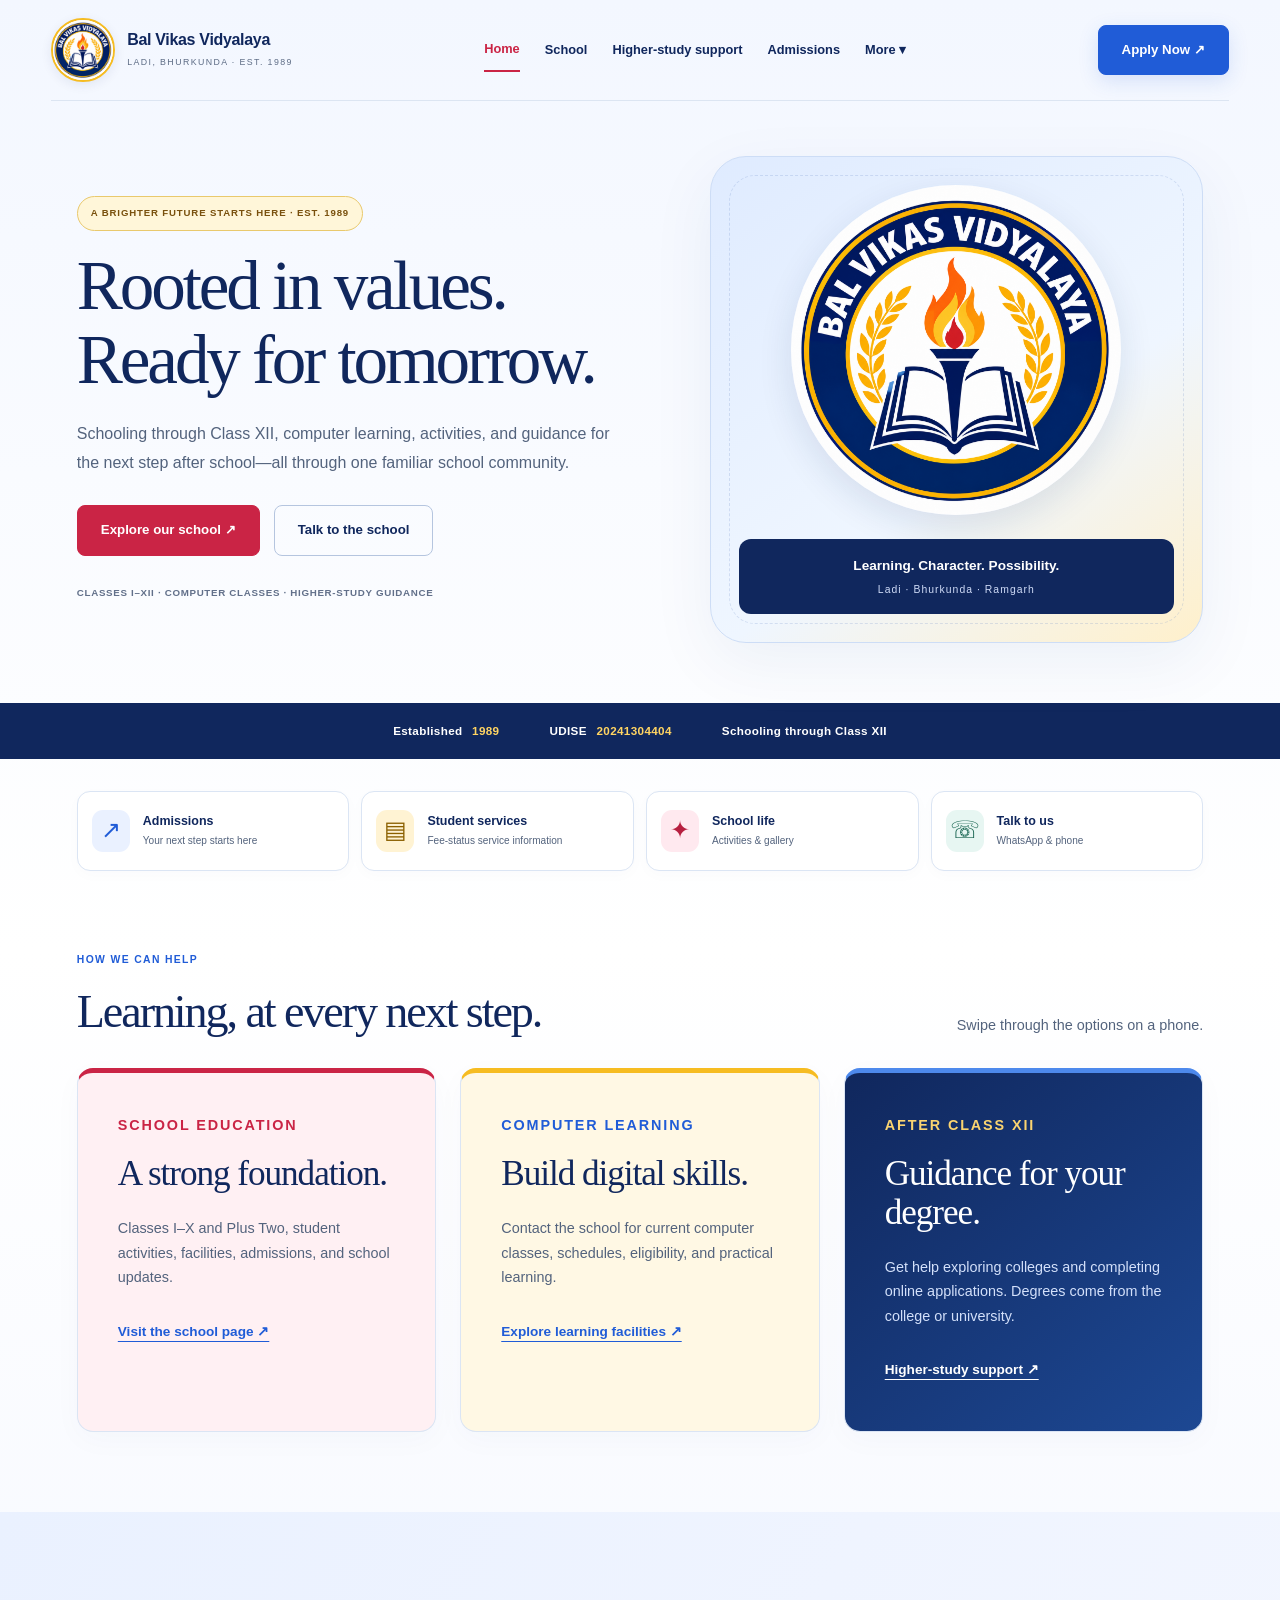
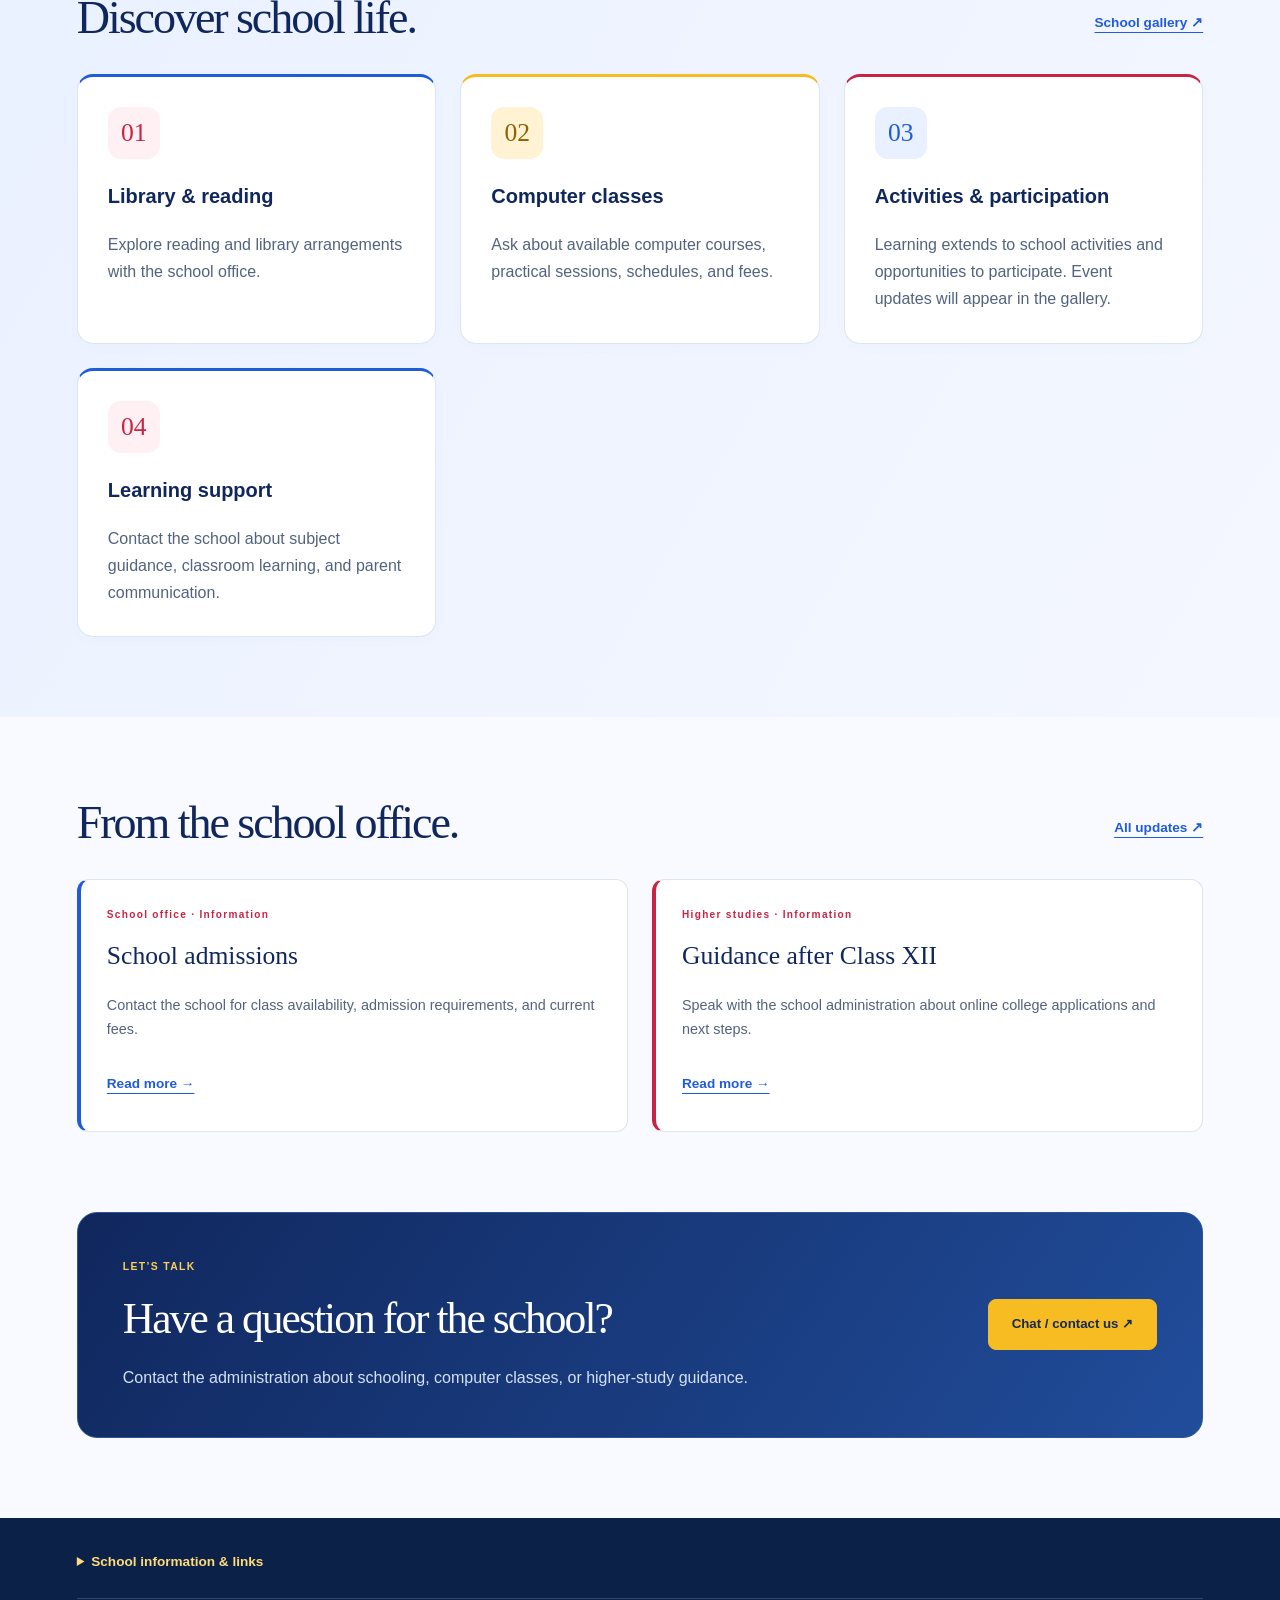
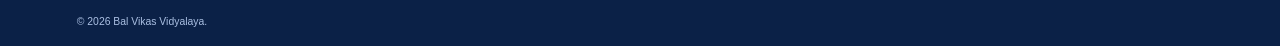
<file: index.html>
<!doctype html>
<html lang="en"><head><meta name="theme-color" content="#102e62"><meta charset="utf-8"><link rel="icon" href="assets/school-emblem.png"><meta name="viewport" content="width=device-width, initial-scale=1, viewport-fit=cover"><meta name="description" content="Home — Bal Vikas Vidyalaya, Ladi, Bhurkunda, established 1989."><title>Home | Bal Vikas Vidyalaya</title><link rel="stylesheet" href="site.css?v=20261023b"><script src="site-config.js?v=20261023b" defer></script><script src="site.js?v=20261023b" defer></script></head>
<body data-title="Home"><a class="skip" href="#main">Skip to content</a><div class="demo-banner" data-demo>BAL VIKAS VIDYALAYA · LADI, BHURKUNDA</div><header id="site-header" class="site-header"></header><noscript><div class="info-note">Enable JavaScript to load institution details and navigation. <a href="index.html">Home</a> · <a href="school.html">School</a> · <a href="college.html">Higher-study support</a> · <a href="admissions.html">Admissions</a> · <a href="contact.html">Contact</a></div></noscript><main id="main"><section class="home-hero wrap"><div class="hero-copy"><p class="eyebrow pill">A BRIGHTER FUTURE STARTS HERE · EST. 1989</p><h1 data-text="heroTitle"></h1><p class="lead" data-text="heroDescription"></p><div class="actions"><a class="button" href="school.html">Explore our school ↗</a><a class="secondary-button" href="chat.html">Talk to the school</a></div><p class="hero-foot">CLASSES I–XII · COMPUTER CLASSES · HIGHER-STUDY GUIDANCE</p></div><figure class="hero-visual emblem-hero"><img data-hero-image src="assets/school-emblem.png" alt="Bal Vikas Vidyalaya emblem" width="1254" height="1254" fetchpriority="high"><figcaption><strong>Learning. Character. Possibility.</strong><span>Ladi · Bhurkunda · Ramgarh</span></figcaption></figure></section><div class="value-strip"><span>Established <strong data-text="established"></strong></span><span>UDISE <strong data-text="udise"></strong></span><span>Schooling through Class XII</span></div><section class="quick-links wrap" aria-label="Quick access"><a href="apply.html"><span>↗</span><div><strong>Admissions</strong><small>Your next step starts here</small></div></a><a href="fees.html"><span>▤</span><div><strong>Student services</strong><small>Fee-status service information</small></div></a><a href="gallery.html"><span>✦</span><div><strong>School life</strong><small>Activities & gallery</small></div></a><a href="chat.html"><span>☏</span><div><strong>Talk to us</strong><small>WhatsApp & phone</small></div></a></section><section class="section wrap"><div class="section-head"><div><p class="eyebrow">HOW WE CAN HELP</p><h2>Learning, at every next step.</h2></div><p>Swipe through the options on a phone.</p></div><div class="grid three mobile-rail"><article class="path-card school-path"><p class="eyebrow">SCHOOL EDUCATION</p><h3>A strong foundation.</h3><p>Classes I–X and Plus Two, student activities, facilities, admissions, and school updates.</p><a href="school.html" class="inline-link">Visit the school page ↗</a></article><article class="path-card"><p class="eyebrow">COMPUTER LEARNING</p><h3>Build digital skills.</h3><p>Contact the school for current computer classes, schedules, eligibility, and practical learning.</p><a href="facilities.html" class="inline-link">Explore learning facilities ↗</a></article><article class="path-card college-path"><p class="eyebrow">AFTER CLASS XII</p><h3>Guidance for your degree.</h3><p>Get help exploring colleges and completing online applications. Degrees come from the college or university.</p><a href="college.html" class="inline-link">Higher-study support ↗</a></article></div></section><section class="tinted"><div class="section wrap"><div class="section-head"><h2>Discover school life.</h2><a href="gallery.html" class="inline-link">School gallery ↗</a></div><div class="grid three mobile-rail" data-facilities></div></div></section><section class="section wrap"><div class="section-head"><h2>From the school office.</h2><a href="notices.html" class="inline-link">All updates ↗</a></div><div class="grid two mobile-rail" data-notices></div></section><section class="cta wrap"><div><p class="eyebrow">LET’S TALK</p><h2>Have a question for the school?</h2><p>Contact the administration about schooling, computer classes, or higher-study guidance.</p></div><a class="button" href="chat.html">Chat / contact us ↗</a></section></main><footer id="site-footer" class="site-footer"></footer><nav id="bottom-nav" class="bottom-nav" aria-label="Mobile navigation"></nav><dialog id="more-menu" aria-labelledby="menu-title"><div class="menu-top"><div><p class="eyebrow">EXPLORE</p><h2 id="menu-title">Find your next step.</h2></div><button type="button" aria-label="Close menu">✕</button></div><nav aria-label="All pages"></nav></dialog></body></html>
</file>
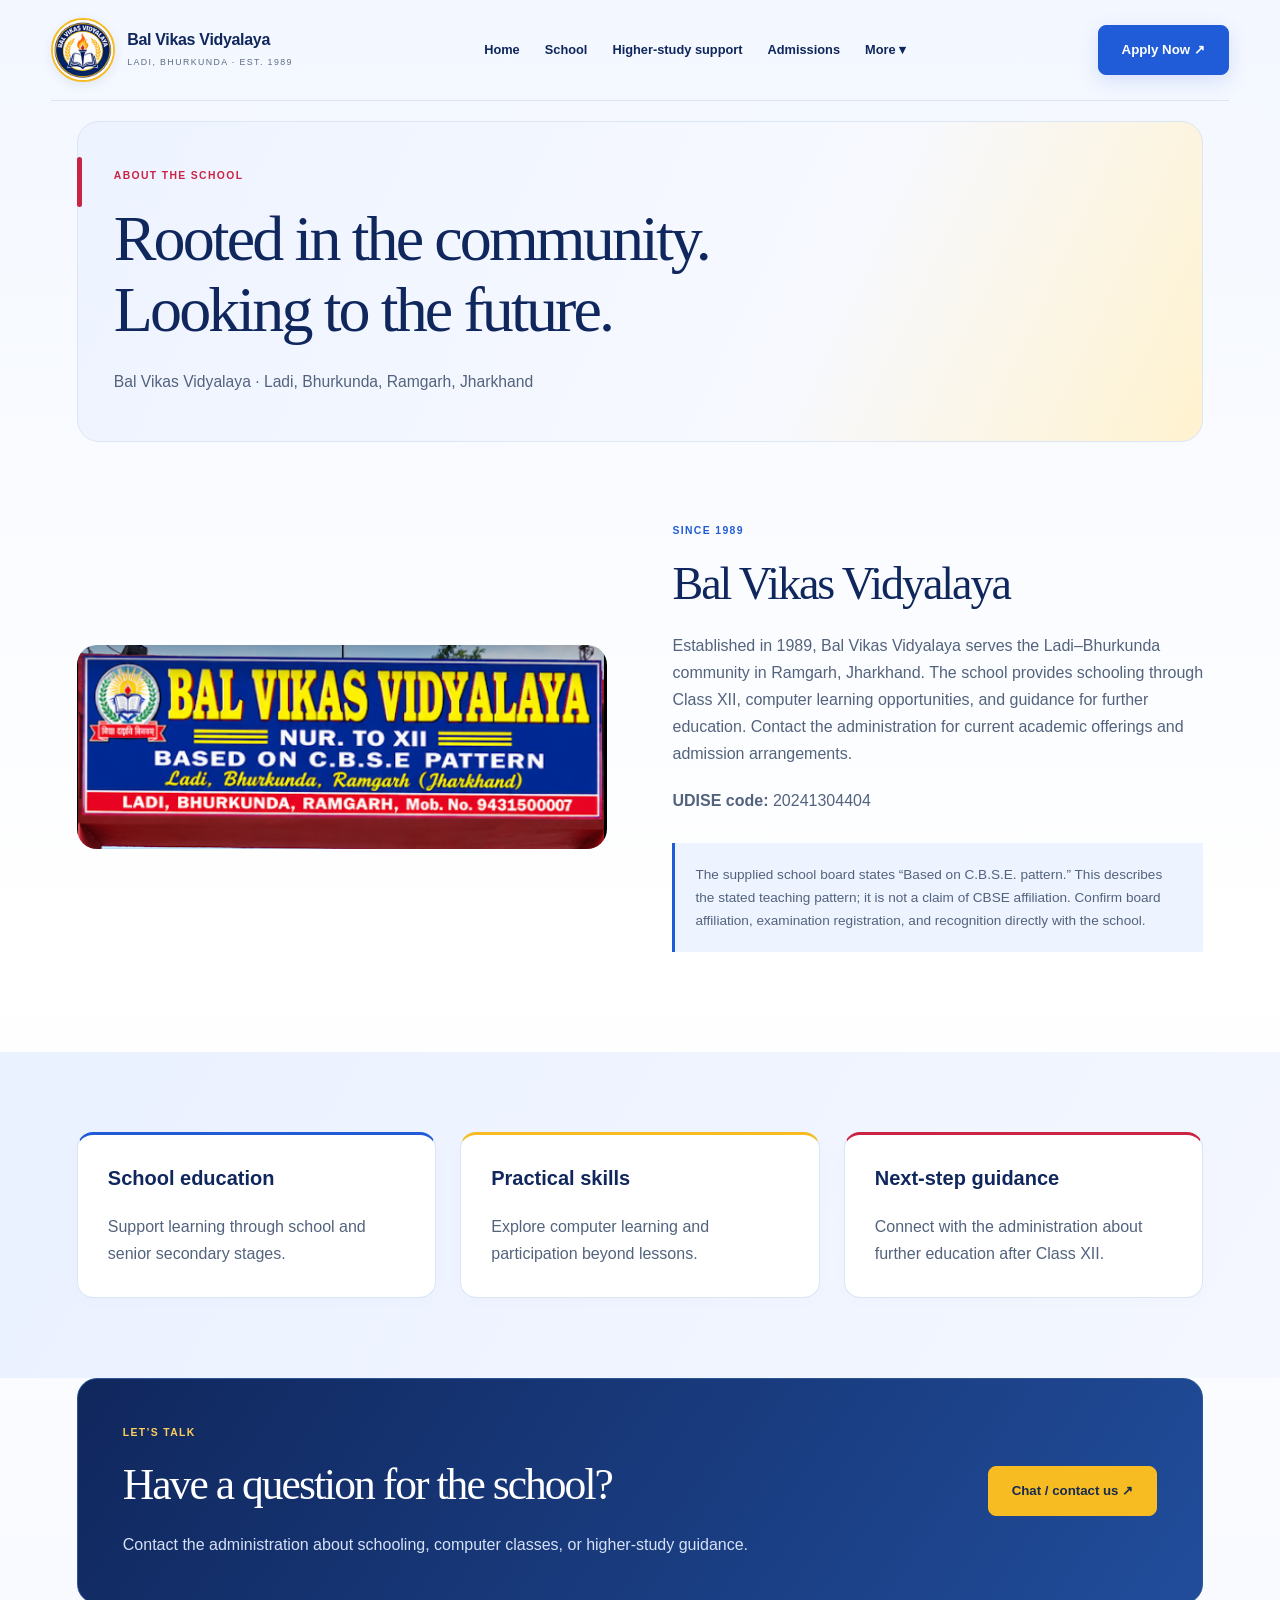
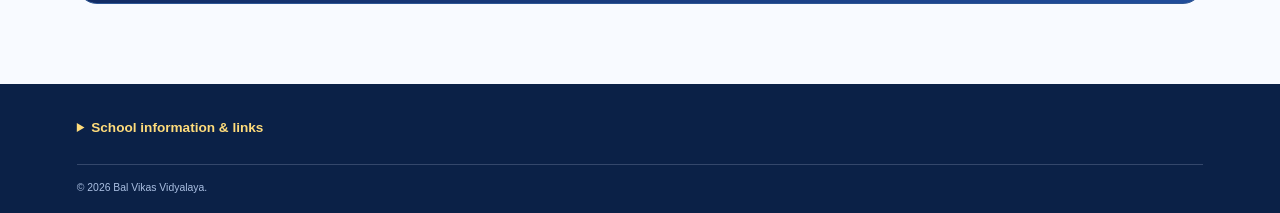
<file: about.html>
<!doctype html>
<html lang="en"><head><meta name="theme-color" content="#102e62"><meta charset="utf-8"><link rel="icon" href="assets/school-emblem.png"><meta name="viewport" content="width=device-width, initial-scale=1, viewport-fit=cover"><meta name="description" content="About — Bal Vikas Vidyalaya, Ladi, Bhurkunda, established 1989."><title>About | Bal Vikas Vidyalaya</title><link rel="stylesheet" href="site.css?v=20261023b"><script src="site-config.js?v=20261023b" defer></script><script src="site.js?v=20261023b" defer></script></head>
<body data-title="About"><a class="skip" href="#main">Skip to content</a><div class="demo-banner" data-demo>BAL VIKAS VIDYALAYA · LADI, BHURKUNDA</div><header id="site-header" class="site-header"></header><noscript><div class="info-note">Enable JavaScript to load institution details and navigation. <a href="index.html">Home</a> · <a href="school.html">School</a> · <a href="college.html">Higher-study support</a> · <a href="admissions.html">Admissions</a> · <a href="contact.html">Contact</a></div></noscript><main id="main"><section class="page-hero wrap"><p class="eyebrow">ABOUT THE SCHOOL</p><h1>Rooted in the community.<br> Looking to the future.</h1><p class="lead">Bal Vikas Vidyalaya · Ladi, Bhurkunda, Ramgarh, Jharkhand</p></section><section class="section wrap split"><img class="rounded-image" src="assets/school-board.png" alt="School signboard supplied by the user"><div><p class="eyebrow">SINCE <span data-text="established"></span></p><h2 data-text="name"></h2><p data-text="aboutText"></p><p><strong>UDISE code:</strong> <span data-text="udise"></span></p><p class="info-note" data-text="affiliationText"></p></div></section><section class="tinted"><div class="section wrap"><div class="grid three mobile-rail"><article class="card"><h3>School education</h3><p>Support learning through school and senior secondary stages.</p></article><article class="card"><h3>Practical skills</h3><p>Explore computer learning and participation beyond lessons.</p></article><article class="card"><h3>Next-step guidance</h3><p>Connect with the administration about further education after Class XII.</p></article></div></div></section><section class="cta wrap"><div><p class="eyebrow">LET’S TALK</p><h2>Have a question for the school?</h2><p>Contact the administration about schooling, computer classes, or higher-study guidance.</p></div><a class="button" href="chat.html">Chat / contact us ↗</a></section></main><footer id="site-footer" class="site-footer"></footer><nav id="bottom-nav" class="bottom-nav" aria-label="Mobile navigation"></nav><dialog id="more-menu" aria-labelledby="menu-title"><div class="menu-top"><div><p class="eyebrow">EXPLORE</p><h2 id="menu-title">Find your next step.</h2></div><button type="button" aria-label="Close menu">✕</button></div><nav aria-label="All pages"></nav></dialog></body></html>
</file>
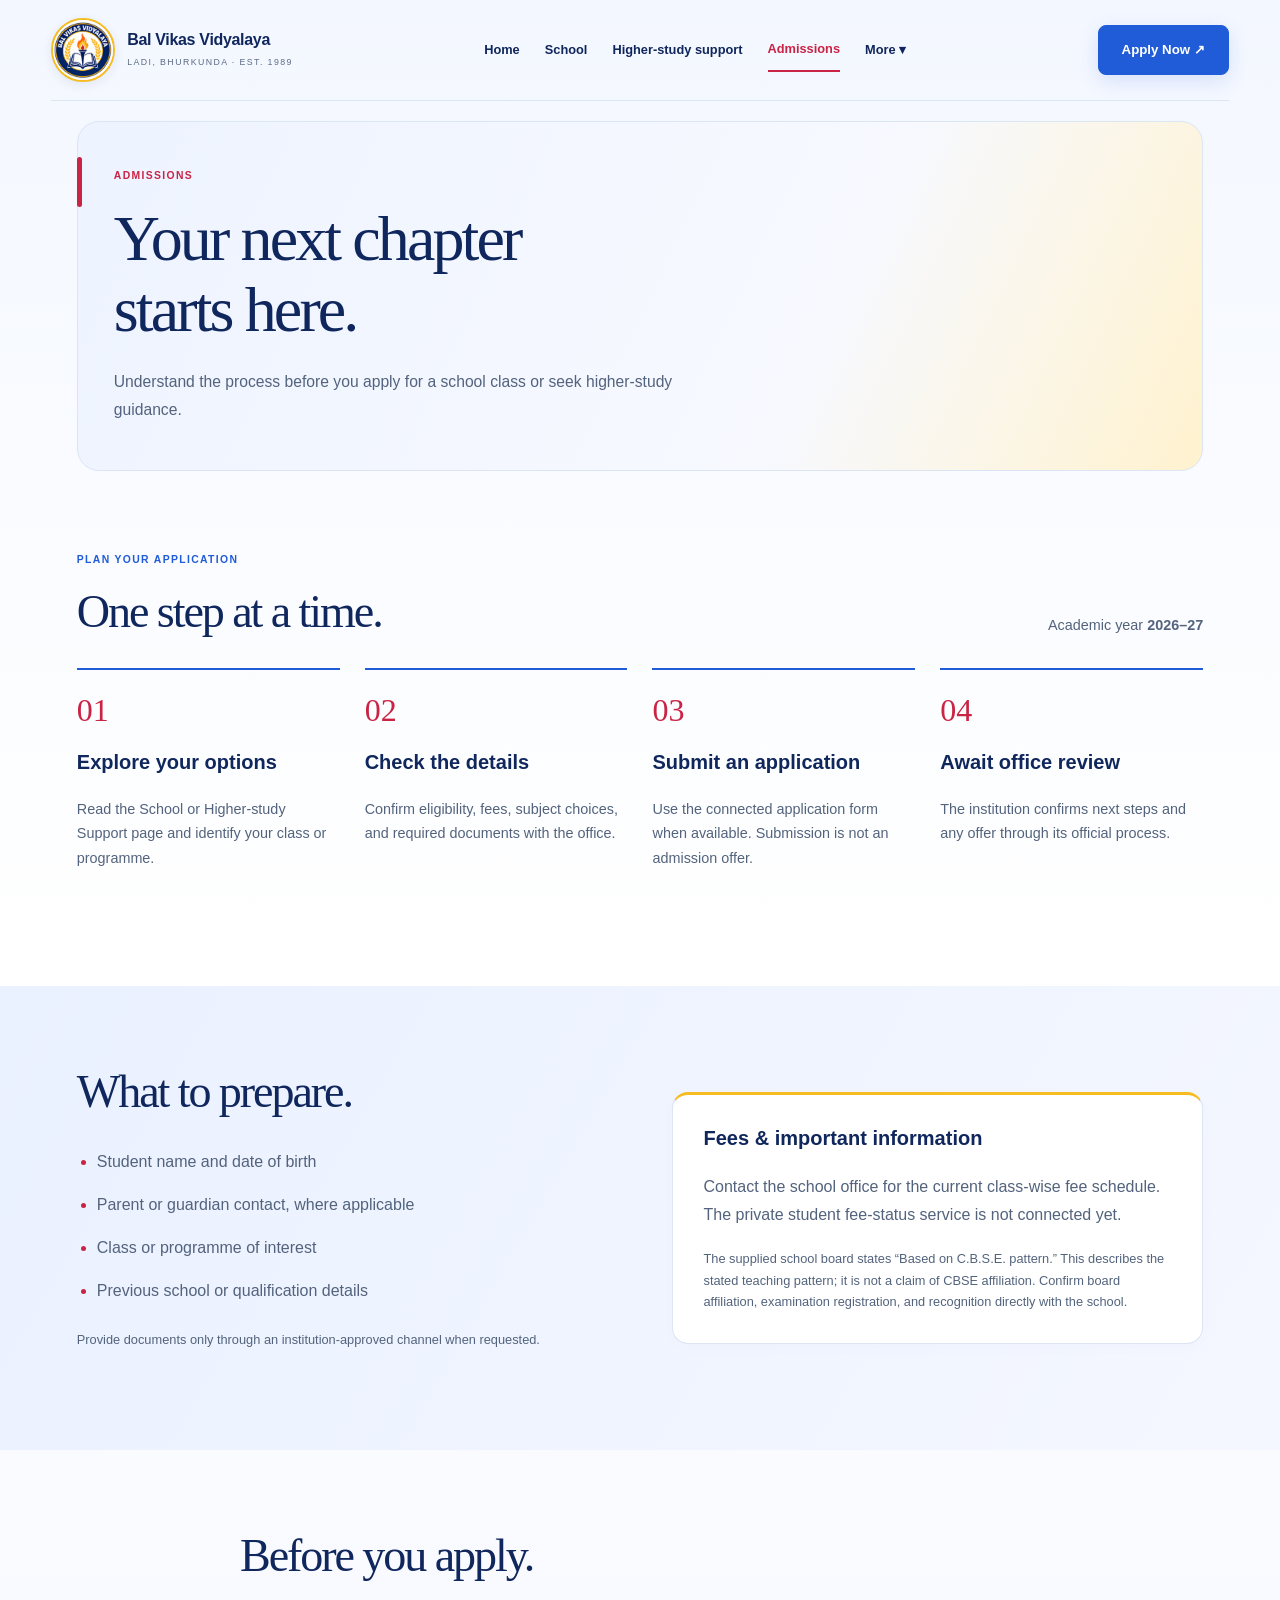
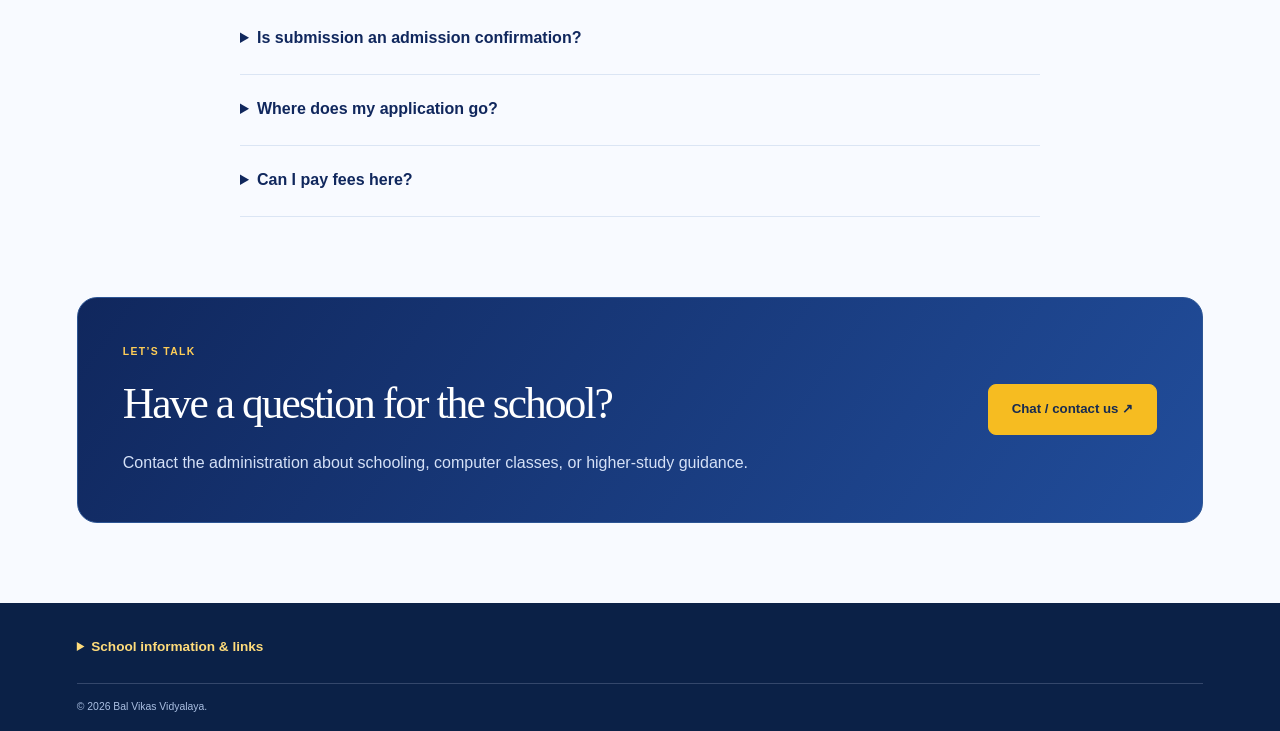
<file: admissions.html>
<!doctype html>
<html lang="en"><head><meta name="theme-color" content="#102e62"><meta charset="utf-8"><link rel="icon" href="assets/school-emblem.png"><meta name="viewport" content="width=device-width, initial-scale=1, viewport-fit=cover"><meta name="description" content="Admissions — a school website."><title>Admissions | Bal Vikas Vidyalaya</title><link rel="stylesheet" href="site.css?v=20261023b"><script src="site-config.js?v=20261023b" defer></script><script src="site.js?v=20261023b" defer></script></head>
<body data-title="Admissions"><a class="skip" href="#main">Skip to content</a><div class="demo-banner" data-demo>BAL VIKAS VIDYALAYA · LADI, BHURKUNDA</div><header id="site-header" class="site-header"></header><noscript><div class="info-note">Enable JavaScript to load institution details and navigation. <a href="index.html">Home</a> · <a href="school.html">School</a> · <a href="college.html">Higher-study support</a> · <a href="admissions.html">Admissions</a> · <a href="contact.html">Contact</a></div></noscript><main id="main"><section class="page-hero wrap"><p class="eyebrow">ADMISSIONS</p><h1>Your next chapter<br> starts here.</h1><p class="lead">Understand the process before you apply for a school class or seek higher-study guidance.</p></section><section class="section wrap"><div class="section-head"><div><p class="eyebrow">PLAN YOUR APPLICATION</p><h2>One step at a time.</h2></div><p>Academic year <strong data-text="academicYear"></strong></p></div><ol class="steps"><li><h3>Explore your options</h3><p>Read the School or Higher-study Support page and identify your class or programme.</p></li><li><h3>Check the details</h3><p>Confirm eligibility, fees, subject choices, and required documents with the office.</p></li><li><h3>Submit an application</h3><p>Use the connected application form when available. Submission is not an admission offer.</p></li><li><h3>Await office review</h3><p>The institution confirms next steps and any offer through its official process.</p></li></ol></section><section class="tinted"><div class="section wrap split"><div><h2>What to prepare.</h2><ul class="check-list"><li>Student name and date of birth</li><li>Parent or guardian contact, where applicable</li><li>Class or programme of interest</li><li>Previous school or qualification details</li></ul><p class="small">Provide documents only through an institution-approved channel when requested.</p></div><div class="card"><h3>Fees & important information</h3><p data-text="feesText"></p><a data-prospectus class="inline-link" hidden>Download prospectus ↗</a><p class="small" data-text="affiliationText"></p></div></div></section><section class="section wrap narrow"><h2>Before you apply.</h2><details><summary>Is submission an admission confirmation?</summary><p>No. The office must review eligibility, available places, and its admissions requirements.</p></details><details><summary>Where does my application go?</summary><p>Once connected, the application button opens the institution’s Google Form. The authorised office can view responses in Google Forms and its linked private Sheet.</p></details><details><summary>Can I pay fees here?</summary><p>This website does not collect payments. Confirm payment instructions through official institutional contacts.</p></details></section><section class="cta wrap"><div><p class="eyebrow">LET’S TALK</p><h2>Have a question for the school?</h2><p>Contact the administration about schooling, computer classes, or higher-study guidance.</p></div><a class="button" href="chat.html">Chat / contact us ↗</a></section></main><footer id="site-footer" class="site-footer"></footer><nav id="bottom-nav" class="bottom-nav" aria-label="Mobile navigation"></nav><dialog id="more-menu" aria-labelledby="menu-title"><div class="menu-top"><div><p class="eyebrow">EXPLORE</p><h2 id="menu-title">Find your next step.</h2></div><button type="button" aria-label="Close menu">✕</button></div><nav aria-label="All pages"></nav></dialog></body></html>
</file>
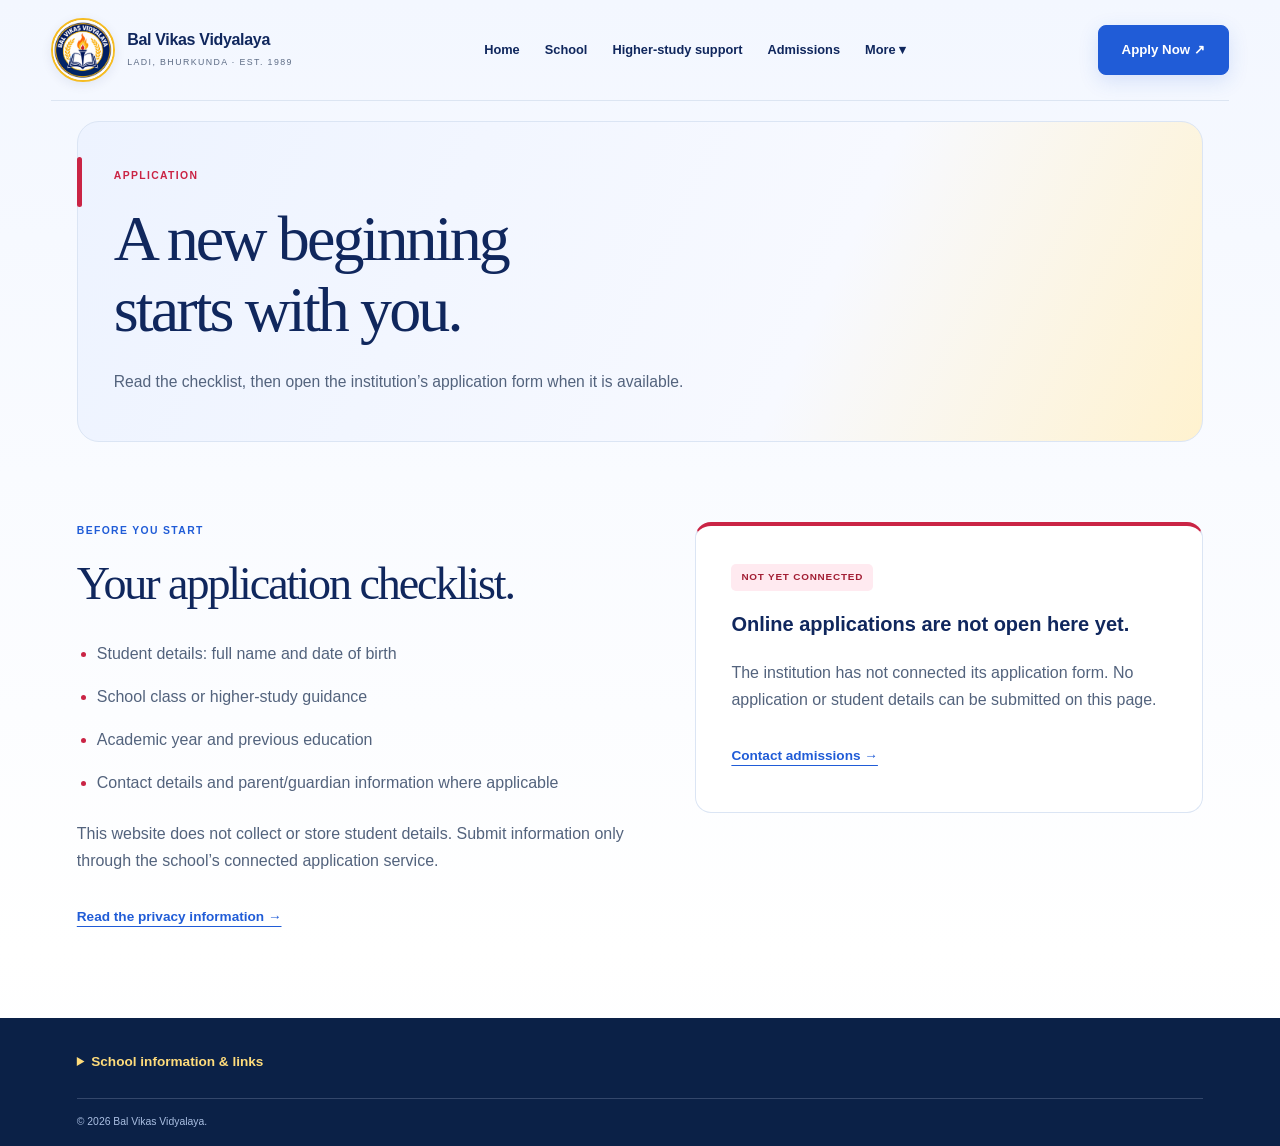
<file: apply.html>
<!doctype html>
<html lang="en"><head><meta name="theme-color" content="#102e62"><meta charset="utf-8"><link rel="icon" href="assets/school-emblem.png"><meta name="viewport" content="width=device-width, initial-scale=1, viewport-fit=cover"><meta name="description" content="Apply Now — a school website."><title>Apply Now | Bal Vikas Vidyalaya</title><link rel="stylesheet" href="site.css?v=20261023b"><script src="site-config.js?v=20261023b" defer></script><script src="site.js?v=20261023b" defer></script></head>
<body data-title="Apply Now"><a class="skip" href="#main">Skip to content</a><div class="demo-banner" data-demo>BAL VIKAS VIDYALAYA · LADI, BHURKUNDA</div><header id="site-header" class="site-header"></header><noscript><div class="info-note">Enable JavaScript to load institution details and navigation. <a href="index.html">Home</a> · <a href="school.html">School</a> · <a href="college.html">Higher-study support</a> · <a href="admissions.html">Admissions</a> · <a href="contact.html">Contact</a></div></noscript><main id="main"><section class="page-hero wrap"><p class="eyebrow">APPLICATION</p><h1>A new beginning<br> starts with you.</h1><p class="lead">Read the checklist, then open the institution’s application form when it is available.</p></section><section class="section wrap application-layout"><div><p class="eyebrow">BEFORE YOU START</p><h2>Your application checklist.</h2><ul class="check-list"><li>Student details: full name and date of birth</li><li>School class or higher-study guidance</li><li>Academic year and previous education</li><li>Contact details and parent/guardian information where applicable</li></ul><p>This website does not collect or store student details. Submit information only through the school’s connected application service.</p><a href="privacy.html" class="inline-link">Read the privacy information →</a></div><div id="application-service" class="application-panel"><h3>Application service unavailable</h3><p>JavaScript must be enabled to load the configured application link.</p></div></section></main><footer id="site-footer" class="site-footer"></footer><nav id="bottom-nav" class="bottom-nav" aria-label="Mobile navigation"></nav><dialog id="more-menu" aria-labelledby="menu-title"><div class="menu-top"><div><p class="eyebrow">EXPLORE</p><h2 id="menu-title">Find your next step.</h2></div><button type="button" aria-label="Close menu">✕</button></div><nav aria-label="All pages"></nav></dialog></body></html>
</file>
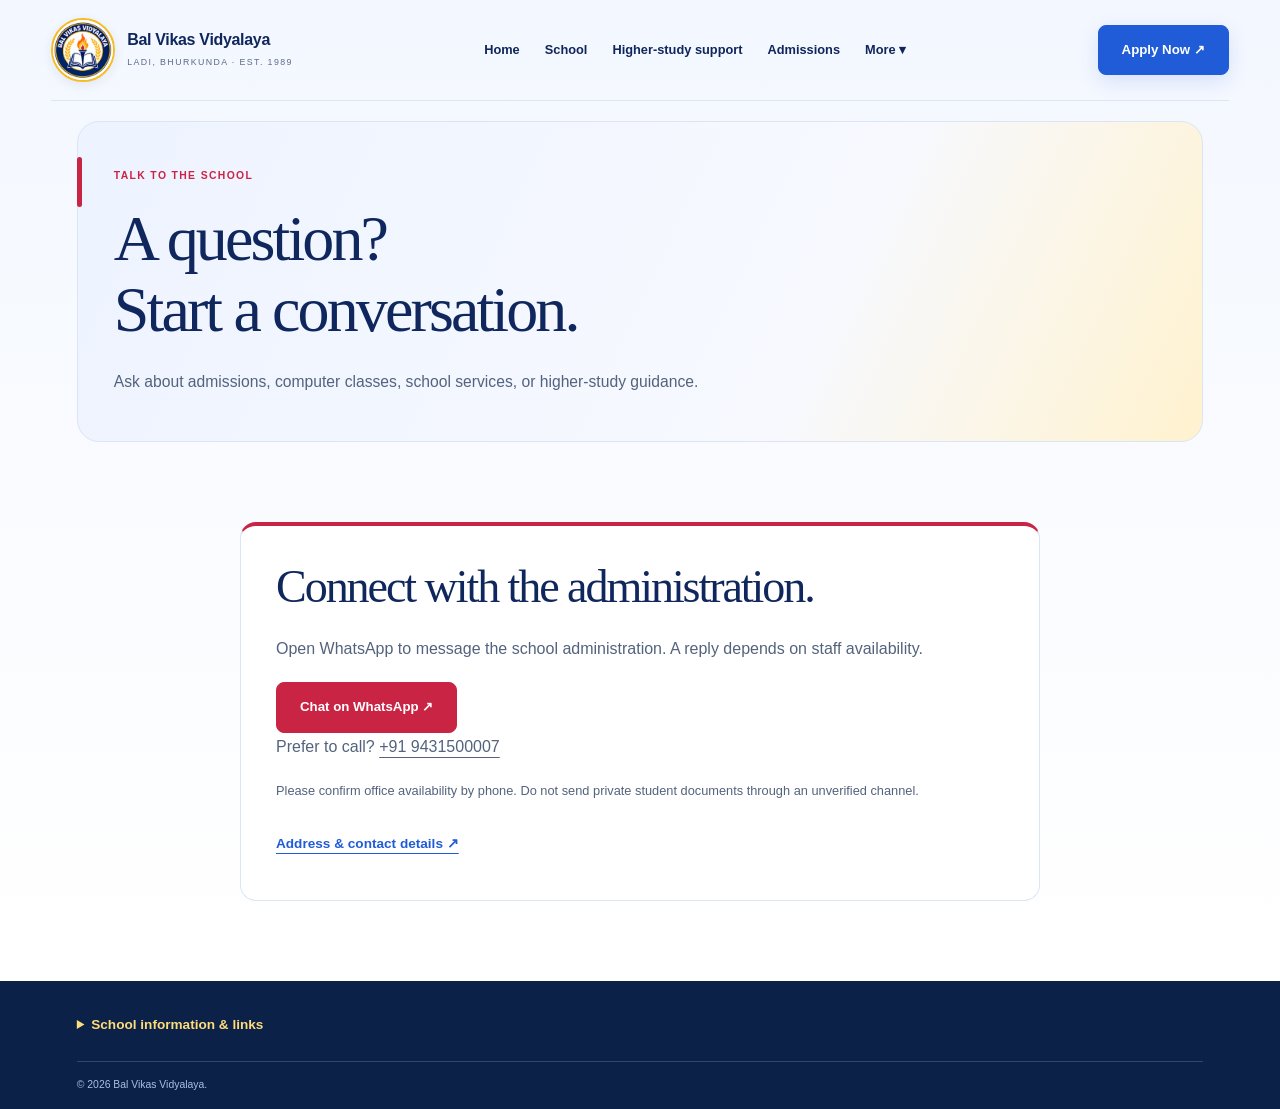
<file: chat.html>
<!doctype html>
<html lang="en"><head><meta name="theme-color" content="#102e62"><meta charset="utf-8"><link rel="icon" href="assets/school-emblem.png"><meta name="viewport" content="width=device-width, initial-scale=1, viewport-fit=cover"><meta name="description" content="Chat & Contact — Bal Vikas Vidyalaya, Ladi, Bhurkunda, established 1989."><title>Chat & Contact | Bal Vikas Vidyalaya</title><link rel="stylesheet" href="site.css?v=20261023b"><script src="site-config.js?v=20261023b" defer></script><script src="site.js?v=20261023b" defer></script></head>
<body data-title="Chat & Contact"><a class="skip" href="#main">Skip to content</a><div class="demo-banner" data-demo>BAL VIKAS VIDYALAYA · LADI, BHURKUNDA</div><header id="site-header" class="site-header"></header><noscript><div class="info-note">Enable JavaScript to load institution details and navigation. <a href="index.html">Home</a> · <a href="school.html">School</a> · <a href="college.html">Higher-study support</a> · <a href="admissions.html">Admissions</a> · <a href="contact.html">Contact</a></div></noscript><main id="main"><section class="page-hero wrap"><p class="eyebrow">TALK TO THE SCHOOL</p><h1>A question?<br> Start a conversation.</h1><p class="lead">Ask about admissions, computer classes, school services, or higher-study guidance.</p></section><section class="section wrap narrow"><article class="application-panel"><h2>Connect with the administration.</h2><div data-chat-service></div><p>Prefer to call? <a data-phone></a></p><p class="small">Please confirm office availability by phone. Do not send private student documents through an unverified channel.</p><a href="contact.html" class="inline-link">Address & contact details ↗</a></article></section></main><footer id="site-footer" class="site-footer"></footer><nav id="bottom-nav" class="bottom-nav" aria-label="Mobile navigation"></nav><dialog id="more-menu" aria-labelledby="menu-title"><div class="menu-top"><div><p class="eyebrow">EXPLORE</p><h2 id="menu-title">Find your next step.</h2></div><button type="button" aria-label="Close menu">✕</button></div><nav aria-label="All pages"></nav></dialog></body></html>
</file>
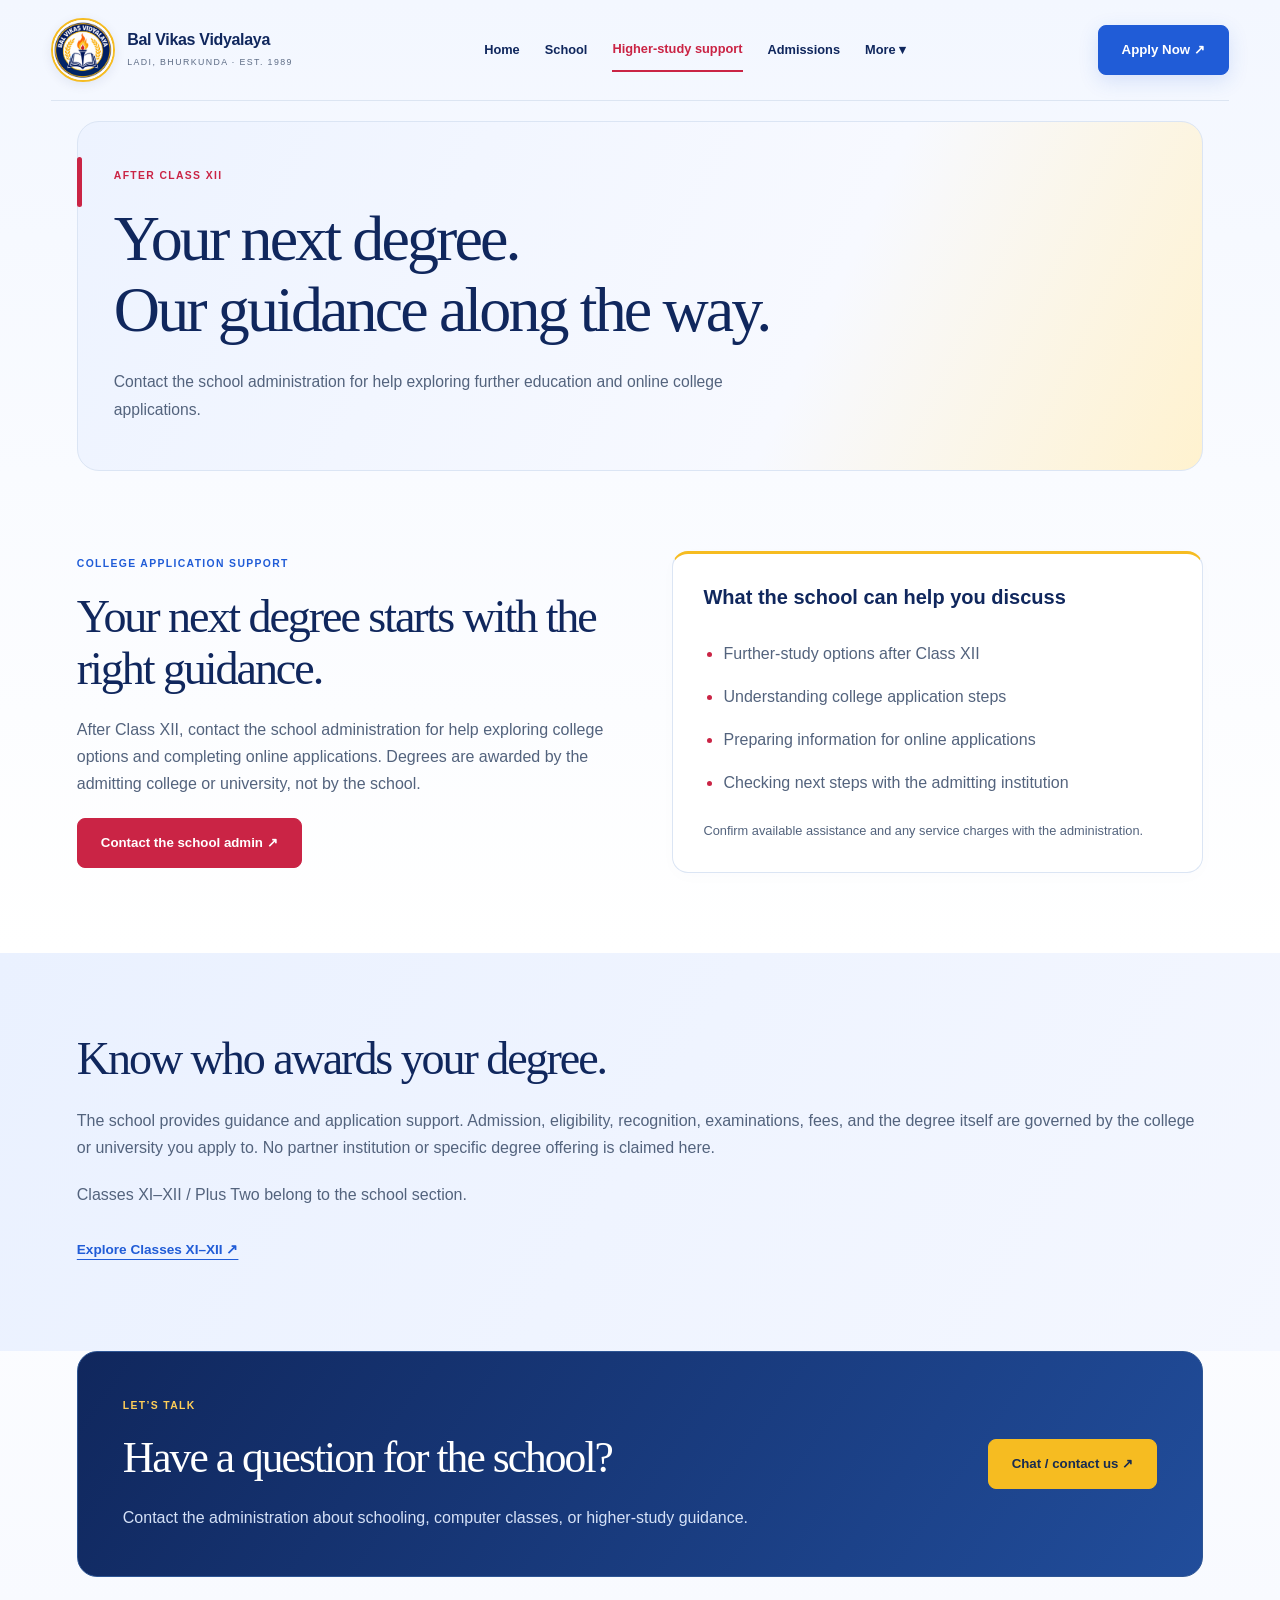
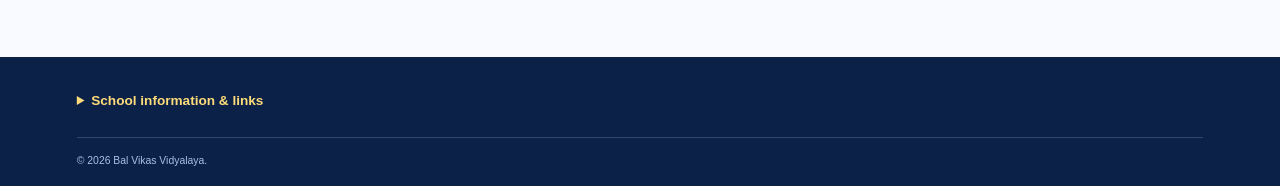
<file: college.html>
<!doctype html>
<html lang="en"><head><meta name="theme-color" content="#102e62"><meta charset="utf-8"><link rel="icon" href="assets/school-emblem.png"><meta name="viewport" content="width=device-width, initial-scale=1, viewport-fit=cover"><meta name="description" content="Higher-study Support — Bal Vikas Vidyalaya, Ladi, Bhurkunda, established 1989."><title>Higher-study Support | Bal Vikas Vidyalaya</title><link rel="stylesheet" href="site.css?v=20261023b"><script src="site-config.js?v=20261023b" defer></script><script src="site.js?v=20261023b" defer></script></head>
<body data-title="Higher-study Support"><a class="skip" href="#main">Skip to content</a><div class="demo-banner" data-demo>BAL VIKAS VIDYALAYA · LADI, BHURKUNDA</div><header id="site-header" class="site-header"></header><noscript><div class="info-note">Enable JavaScript to load institution details and navigation. <a href="index.html">Home</a> · <a href="school.html">School</a> · <a href="college.html">Higher-study support</a> · <a href="admissions.html">Admissions</a> · <a href="contact.html">Contact</a></div></noscript><main id="main"><section class="page-hero wrap"><p class="eyebrow">AFTER CLASS XII</p><h1>Your next degree.<br> Our guidance along the way.</h1><p class="lead">Contact the school administration for help exploring further education and online college applications.</p></section><section class="section wrap split"><div><p class="eyebrow">COLLEGE APPLICATION SUPPORT</p><h2 data-text="college.title"></h2><p data-text="college.description"></p><a class="button" href="chat.html">Contact the school admin ↗</a></div><article class="card"><h3>What the school can help you discuss</h3><ul class="check-list"><li>Further-study options after Class XII</li><li>Understanding college application steps</li><li>Preparing information for online applications</li><li>Checking next steps with the admitting institution</li></ul><p class="small">Confirm available assistance and any service charges with the administration.</p></article></section><section class="tinted"><div class="section wrap"><h2>Know who awards your degree.</h2><p>The school provides guidance and application support. Admission, eligibility, recognition, examinations, fees, and the degree itself are governed by the college or university you apply to. No partner institution or specific degree offering is claimed here.</p><p>Classes XI–XII / Plus Two belong to the school section.</p><a class="inline-link" href="school.html">Explore Classes XI–XII ↗</a></div></section><section class="cta wrap"><div><p class="eyebrow">LET’S TALK</p><h2>Have a question for the school?</h2><p>Contact the administration about schooling, computer classes, or higher-study guidance.</p></div><a class="button" href="chat.html">Chat / contact us ↗</a></section></main><footer id="site-footer" class="site-footer"></footer><nav id="bottom-nav" class="bottom-nav" aria-label="Mobile navigation"></nav><dialog id="more-menu" aria-labelledby="menu-title"><div class="menu-top"><div><p class="eyebrow">EXPLORE</p><h2 id="menu-title">Find your next step.</h2></div><button type="button" aria-label="Close menu">✕</button></div><nav aria-label="All pages"></nav></dialog></body></html>
</file>
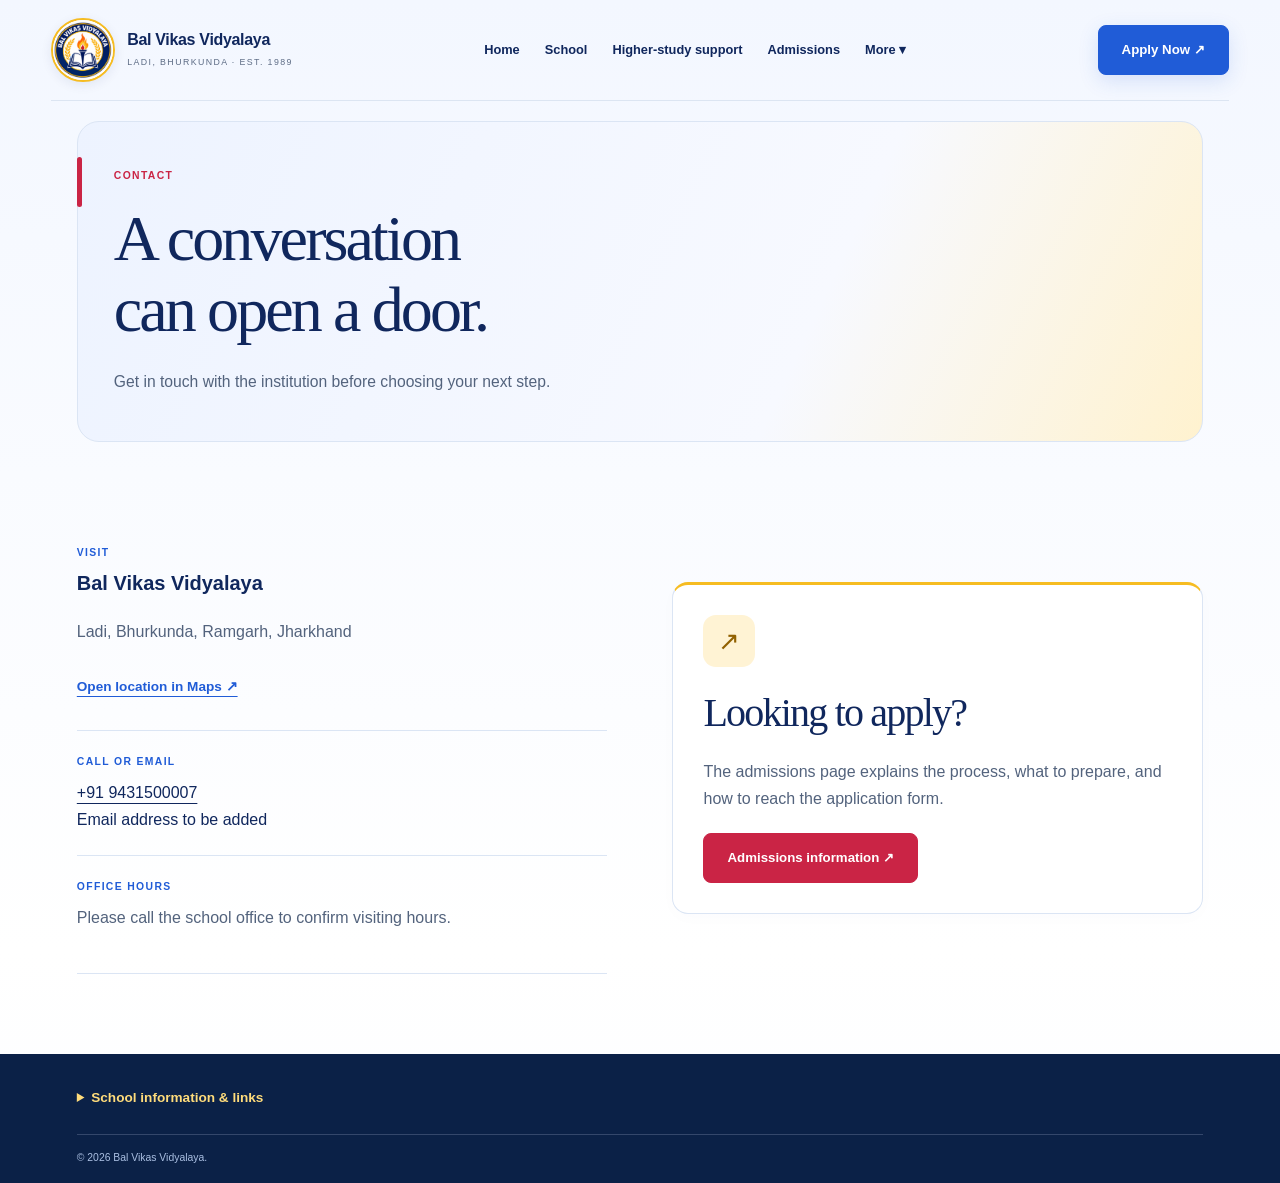
<file: contact.html>
<!doctype html>
<html lang="en"><head><meta name="theme-color" content="#102e62"><meta charset="utf-8"><link rel="icon" href="assets/school-emblem.png"><meta name="viewport" content="width=device-width, initial-scale=1, viewport-fit=cover"><meta name="description" content="Contact — a school website."><title>Contact | Bal Vikas Vidyalaya</title><link rel="stylesheet" href="site.css?v=20261023b"><script src="site-config.js?v=20261023b" defer></script><script src="site.js?v=20261023b" defer></script></head>
<body data-title="Contact"><a class="skip" href="#main">Skip to content</a><div class="demo-banner" data-demo>BAL VIKAS VIDYALAYA · LADI, BHURKUNDA</div><header id="site-header" class="site-header"></header><noscript><div class="info-note">Enable JavaScript to load institution details and navigation. <a href="index.html">Home</a> · <a href="school.html">School</a> · <a href="college.html">Higher-study support</a> · <a href="admissions.html">Admissions</a> · <a href="contact.html">Contact</a></div></noscript><main id="main"><section class="page-hero wrap"><p class="eyebrow">CONTACT</p><h1>A conversation<br> can open a door.</h1><p class="lead">Get in touch with the institution before choosing your next step.</p></section><section class="section wrap split"><div class="contact-list"><article><p class="eyebrow">VISIT</p><h3 data-text="name"></h3><p data-text="address"></p><a data-map class="inline-link" hidden>Open location in Maps ↗</a></article><article><p class="eyebrow">CALL OR EMAIL</p><a data-phone></a><a data-email></a></article><article><p class="eyebrow">OFFICE HOURS</p><p data-text="officeHours"></p></article></div><div class="card contact-help"><span class="feature-number">↗</span><h2>Looking to apply?</h2><p>The admissions page explains the process, what to prepare, and how to reach the application form.</p><a class="button" href="admissions.html">Admissions information ↗</a><p class="small" data-demo>Please call the school before planning a visit.</p></div></section></main><footer id="site-footer" class="site-footer"></footer><nav id="bottom-nav" class="bottom-nav" aria-label="Mobile navigation"></nav><dialog id="more-menu" aria-labelledby="menu-title"><div class="menu-top"><div><p class="eyebrow">EXPLORE</p><h2 id="menu-title">Find your next step.</h2></div><button type="button" aria-label="Close menu">✕</button></div><nav aria-label="All pages"></nav></dialog></body></html>
</file>
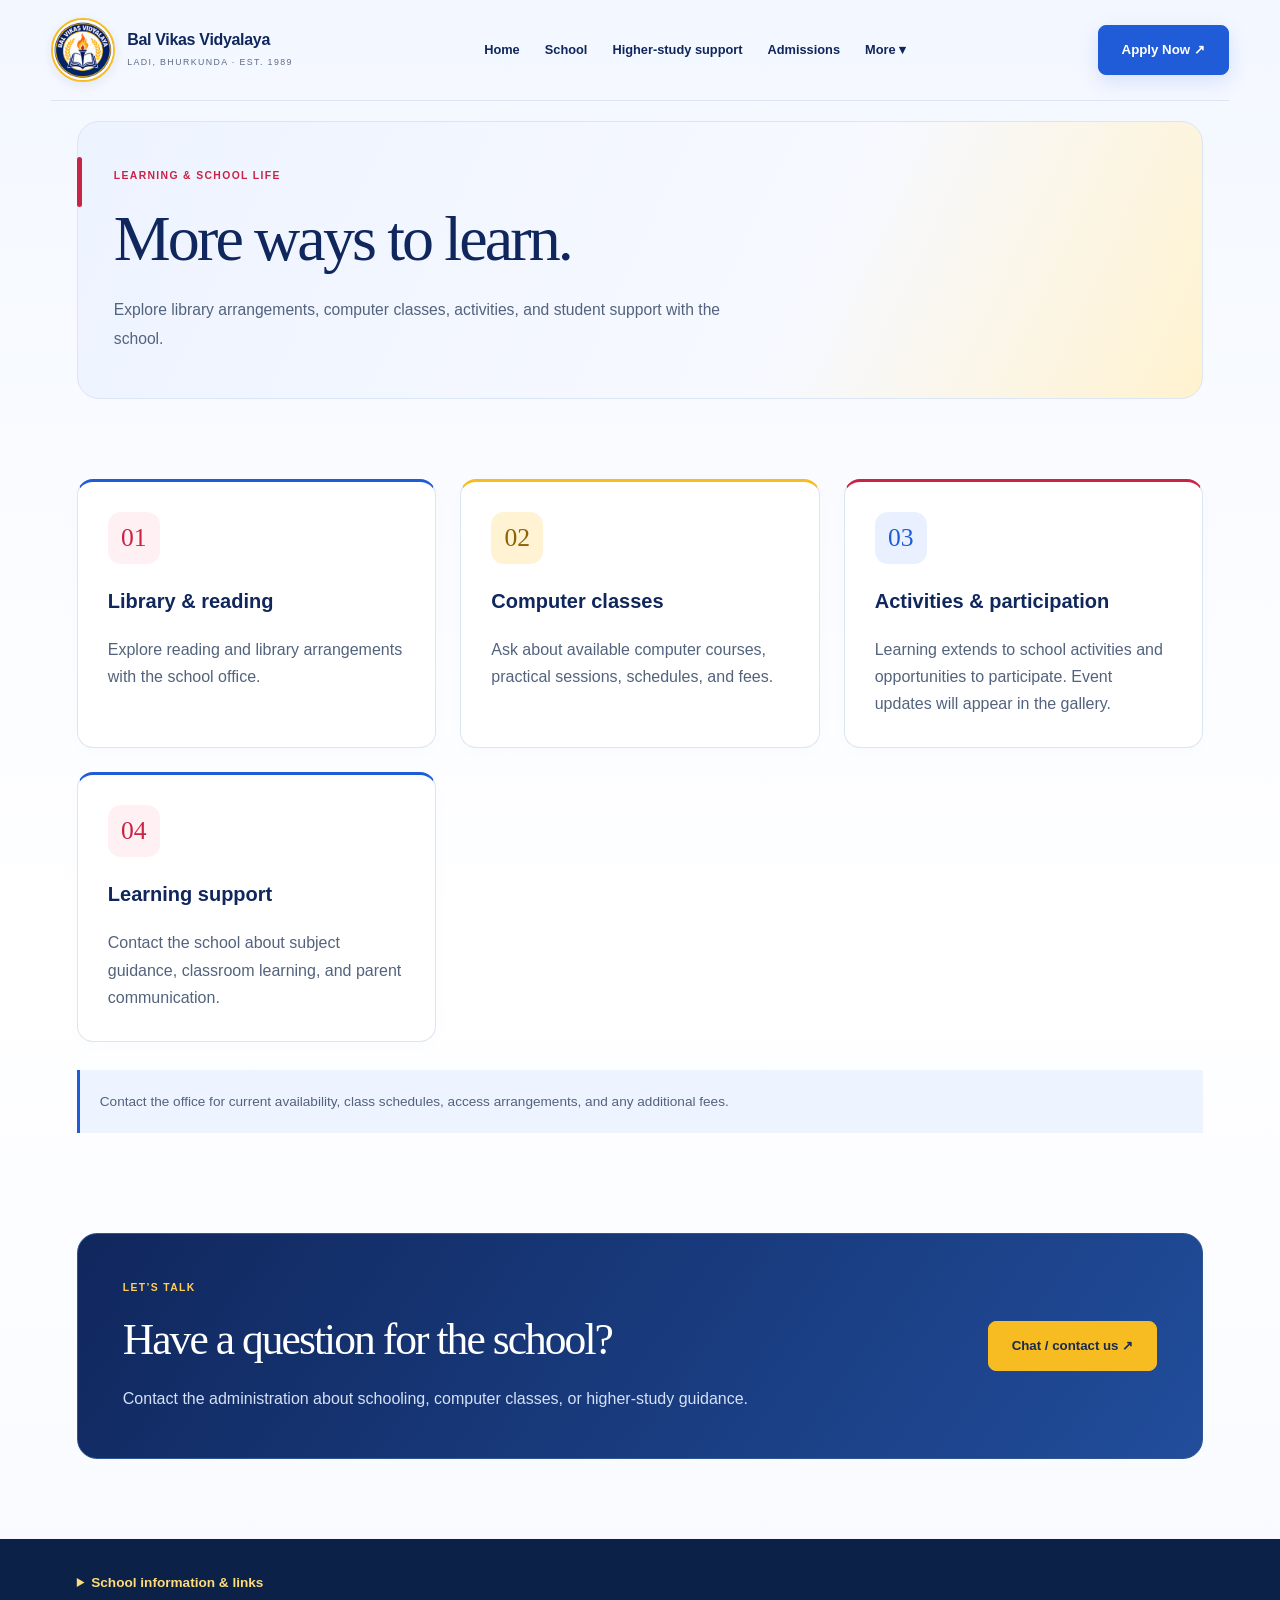
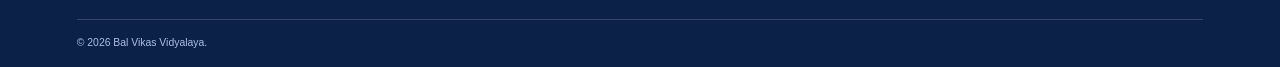
<file: facilities.html>
<!doctype html>
<html lang="en"><head><meta name="theme-color" content="#102e62"><meta charset="utf-8"><link rel="icon" href="assets/school-emblem.png"><meta name="viewport" content="width=device-width, initial-scale=1, viewport-fit=cover"><meta name="description" content="Facilities — Bal Vikas Vidyalaya, Ladi, Bhurkunda, established 1989."><title>Facilities | Bal Vikas Vidyalaya</title><link rel="stylesheet" href="site.css?v=20261023b"><script src="site-config.js?v=20261023b" defer></script><script src="site.js?v=20261023b" defer></script></head>
<body data-title="Facilities"><a class="skip" href="#main">Skip to content</a><div class="demo-banner" data-demo>BAL VIKAS VIDYALAYA · LADI, BHURKUNDA</div><header id="site-header" class="site-header"></header><noscript><div class="info-note">Enable JavaScript to load institution details and navigation. <a href="index.html">Home</a> · <a href="school.html">School</a> · <a href="college.html">Higher-study support</a> · <a href="admissions.html">Admissions</a> · <a href="contact.html">Contact</a></div></noscript><main id="main"><section class="page-hero wrap"><p class="eyebrow">LEARNING & SCHOOL LIFE</p><h1>More ways to learn.</h1><p class="lead">Explore library arrangements, computer classes, activities, and student support with the school.</p></section><section class="section wrap"><div class="grid three mobile-rail" data-facilities></div><p class="info-note">Contact the office for current availability, class schedules, access arrangements, and any additional fees.</p></section><section class="cta wrap"><div><p class="eyebrow">LET’S TALK</p><h2>Have a question for the school?</h2><p>Contact the administration about schooling, computer classes, or higher-study guidance.</p></div><a class="button" href="chat.html">Chat / contact us ↗</a></section></main><footer id="site-footer" class="site-footer"></footer><nav id="bottom-nav" class="bottom-nav" aria-label="Mobile navigation"></nav><dialog id="more-menu" aria-labelledby="menu-title"><div class="menu-top"><div><p class="eyebrow">EXPLORE</p><h2 id="menu-title">Find your next step.</h2></div><button type="button" aria-label="Close menu">✕</button></div><nav aria-label="All pages"></nav></dialog></body></html>
</file>
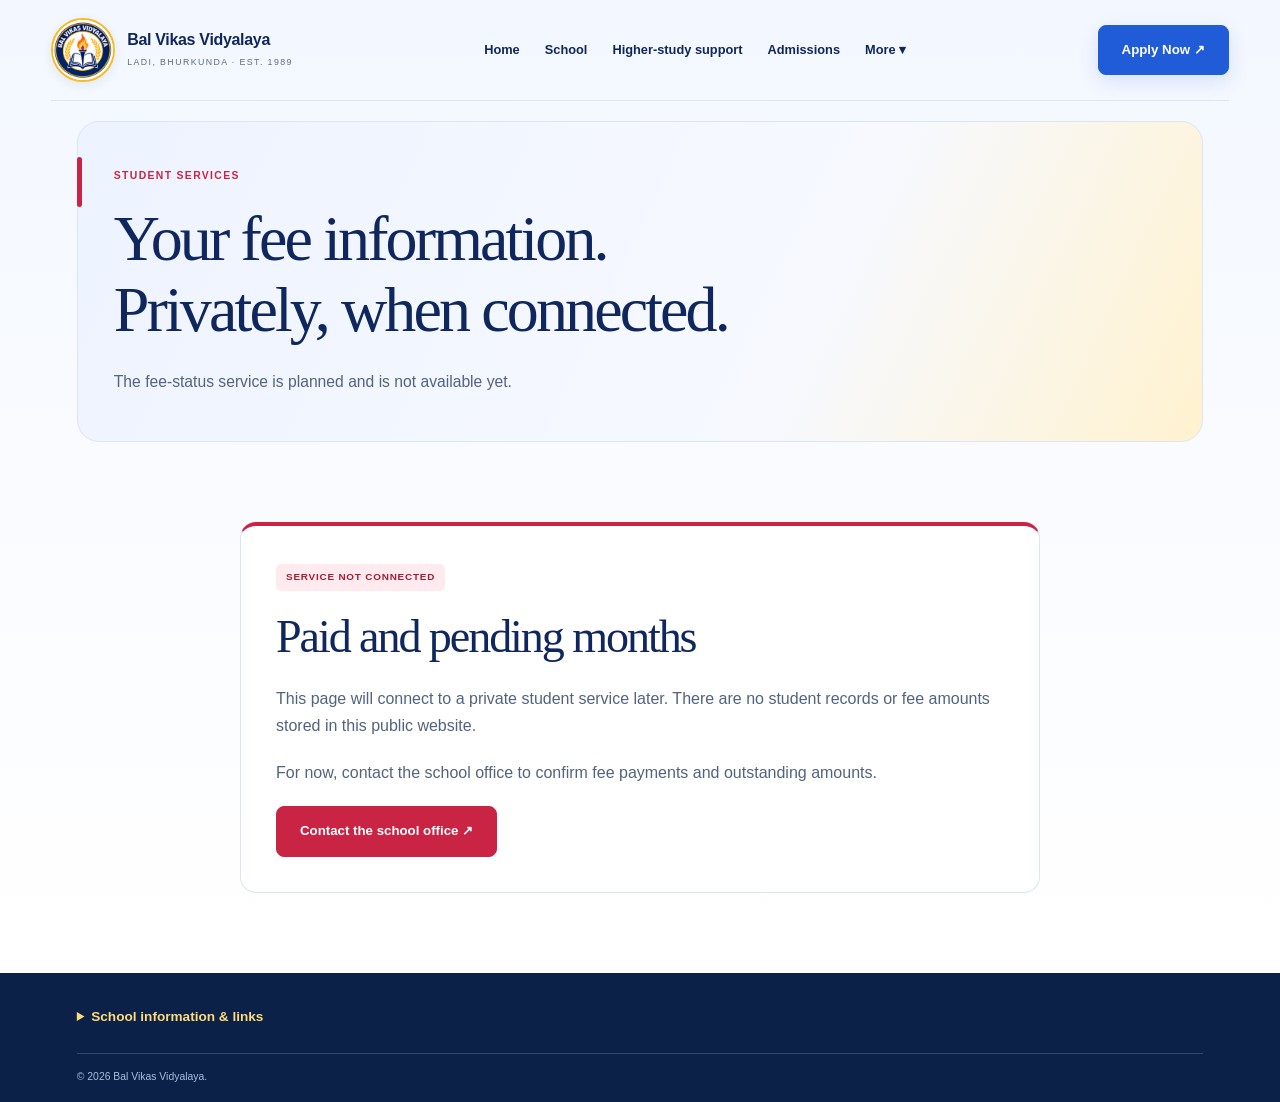
<file: fees.html>
<!doctype html>
<html lang="en"><head><meta name="theme-color" content="#102e62"><meta charset="utf-8"><link rel="icon" href="assets/school-emblem.png"><meta name="viewport" content="width=device-width, initial-scale=1, viewport-fit=cover"><meta name="description" content="Student Fee Status — Bal Vikas Vidyalaya, Ladi, Bhurkunda, established 1989."><title>Student Fee Status | Bal Vikas Vidyalaya</title><link rel="stylesheet" href="site.css?v=20261023b"><script src="site-config.js?v=20261023b" defer></script><script src="site.js?v=20261023b" defer></script></head>
<body data-title="Student Fee Status"><a class="skip" href="#main">Skip to content</a><div class="demo-banner" data-demo>BAL VIKAS VIDYALAYA · LADI, BHURKUNDA</div><header id="site-header" class="site-header"></header><noscript><div class="info-note">Enable JavaScript to load institution details and navigation. <a href="index.html">Home</a> · <a href="school.html">School</a> · <a href="college.html">Higher-study support</a> · <a href="admissions.html">Admissions</a> · <a href="contact.html">Contact</a></div></noscript><main id="main"><section class="page-hero wrap"><p class="eyebrow">STUDENT SERVICES</p><h1>Your fee information.<br> Privately, when connected.</h1><p class="lead">The fee-status service is planned and is not available yet.</p></section><section class="section wrap narrow"><article class="application-panel"><span class="status-tag">SERVICE NOT CONNECTED</span><h2>Paid and pending months</h2><p>This page will connect to a private student service later. There are no student records or fee amounts stored in this public website.</p><div data-fees-service></div><p>For now, contact the school office to confirm fee payments and outstanding amounts.</p><a href="chat.html" class="button">Contact the school office ↗</a></article></section></main><footer id="site-footer" class="site-footer"></footer><nav id="bottom-nav" class="bottom-nav" aria-label="Mobile navigation"></nav><dialog id="more-menu" aria-labelledby="menu-title"><div class="menu-top"><div><p class="eyebrow">EXPLORE</p><h2 id="menu-title">Find your next step.</h2></div><button type="button" aria-label="Close menu">✕</button></div><nav aria-label="All pages"></nav></dialog></body></html>
</file>
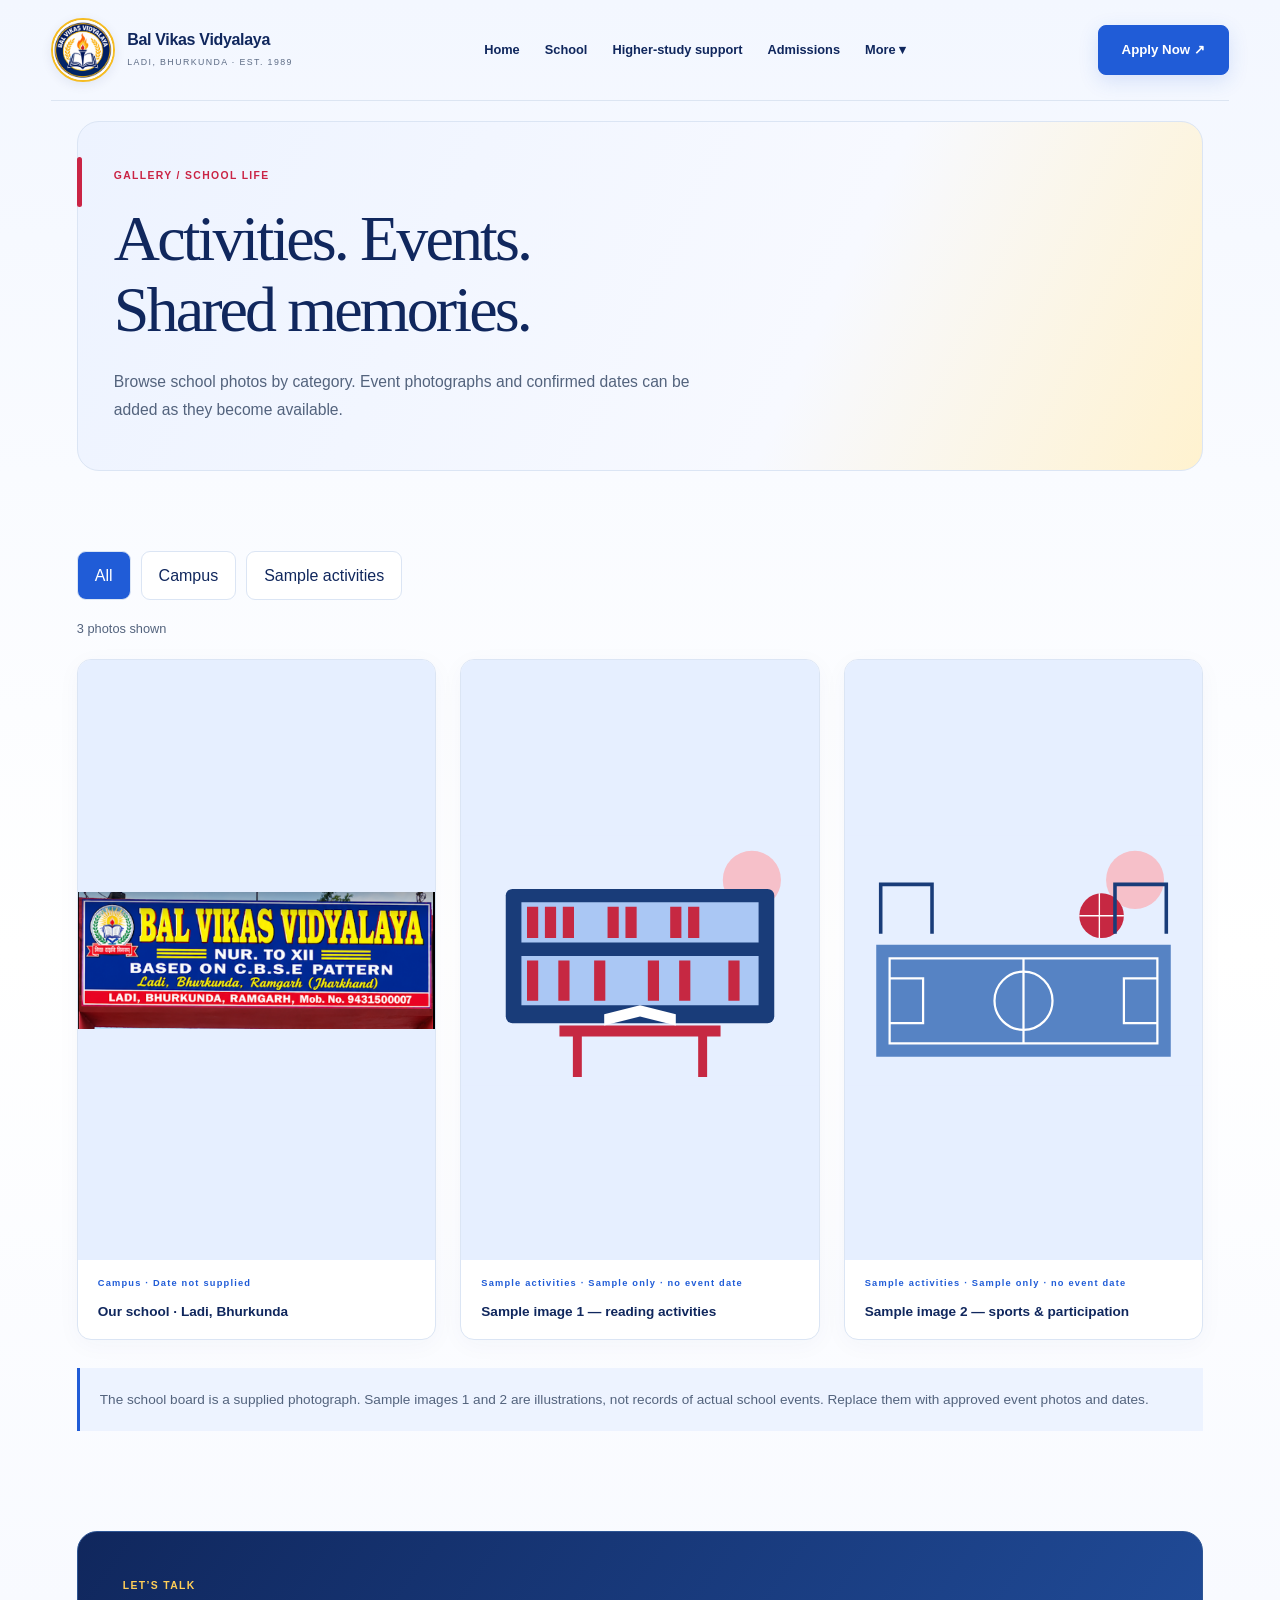
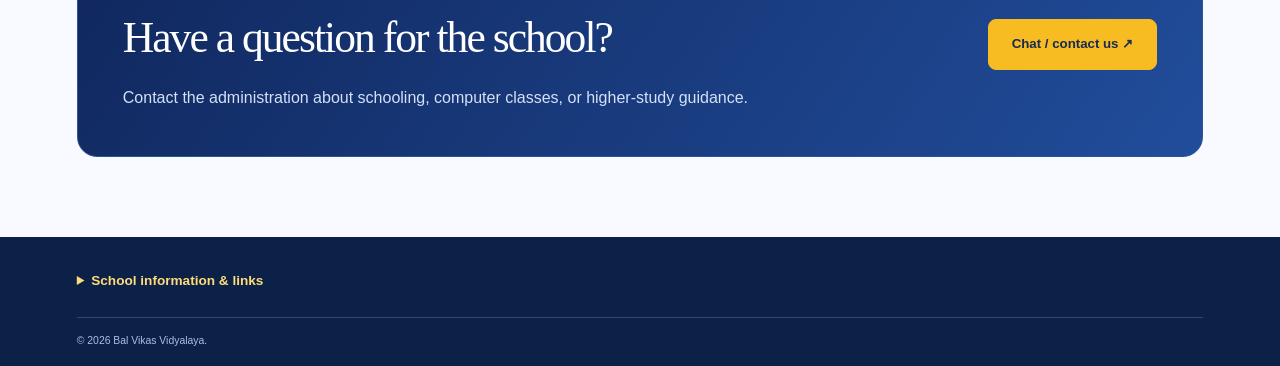
<file: gallery.html>
<!doctype html>
<html lang="en"><head><meta name="theme-color" content="#102e62"><meta charset="utf-8"><link rel="icon" href="assets/school-emblem.png"><meta name="viewport" content="width=device-width, initial-scale=1, viewport-fit=cover"><meta name="description" content="School Gallery — Bal Vikas Vidyalaya, Ladi, Bhurkunda, established 1989."><title>School Gallery | Bal Vikas Vidyalaya</title><link rel="stylesheet" href="site.css?v=20261023b"><script src="site-config.js?v=20261023b" defer></script><script src="site.js?v=20261023b" defer></script></head>
<body data-title="School Gallery"><a class="skip" href="#main">Skip to content</a><div class="demo-banner" data-demo>BAL VIKAS VIDYALAYA · LADI, BHURKUNDA</div><header id="site-header" class="site-header"></header><noscript><div class="info-note">Enable JavaScript to load institution details and navigation. <a href="index.html">Home</a> · <a href="school.html">School</a> · <a href="college.html">Higher-study support</a> · <a href="admissions.html">Admissions</a> · <a href="contact.html">Contact</a></div></noscript><main id="main"><section class="page-hero wrap"><p class="eyebrow">GALLERY / SCHOOL LIFE</p><h1>Activities. Events.<br> Shared memories.</h1><p class="lead">Browse school photos by category. Event photographs and confirmed dates can be added as they become available.</p></section><section class="section wrap"><div class="filters" data-gallery-filters role="group" aria-label="Filter gallery"></div><p class="small" data-gallery-count aria-live="polite"></p><div class="grid three" data-gallery></div><p class="info-note">The school board is a supplied photograph. Sample images 1 and 2 are illustrations, not records of actual school events. Replace them with approved event photos and dates.</p></section><section class="cta wrap"><div><p class="eyebrow">LET’S TALK</p><h2>Have a question for the school?</h2><p>Contact the administration about schooling, computer classes, or higher-study guidance.</p></div><a class="button" href="chat.html">Chat / contact us ↗</a></section></main><footer id="site-footer" class="site-footer"></footer><nav id="bottom-nav" class="bottom-nav" aria-label="Mobile navigation"></nav><dialog id="more-menu" aria-labelledby="menu-title"><div class="menu-top"><div><p class="eyebrow">EXPLORE</p><h2 id="menu-title">Find your next step.</h2></div><button type="button" aria-label="Close menu">✕</button></div><nav aria-label="All pages"></nav></dialog></body></html>
</file>
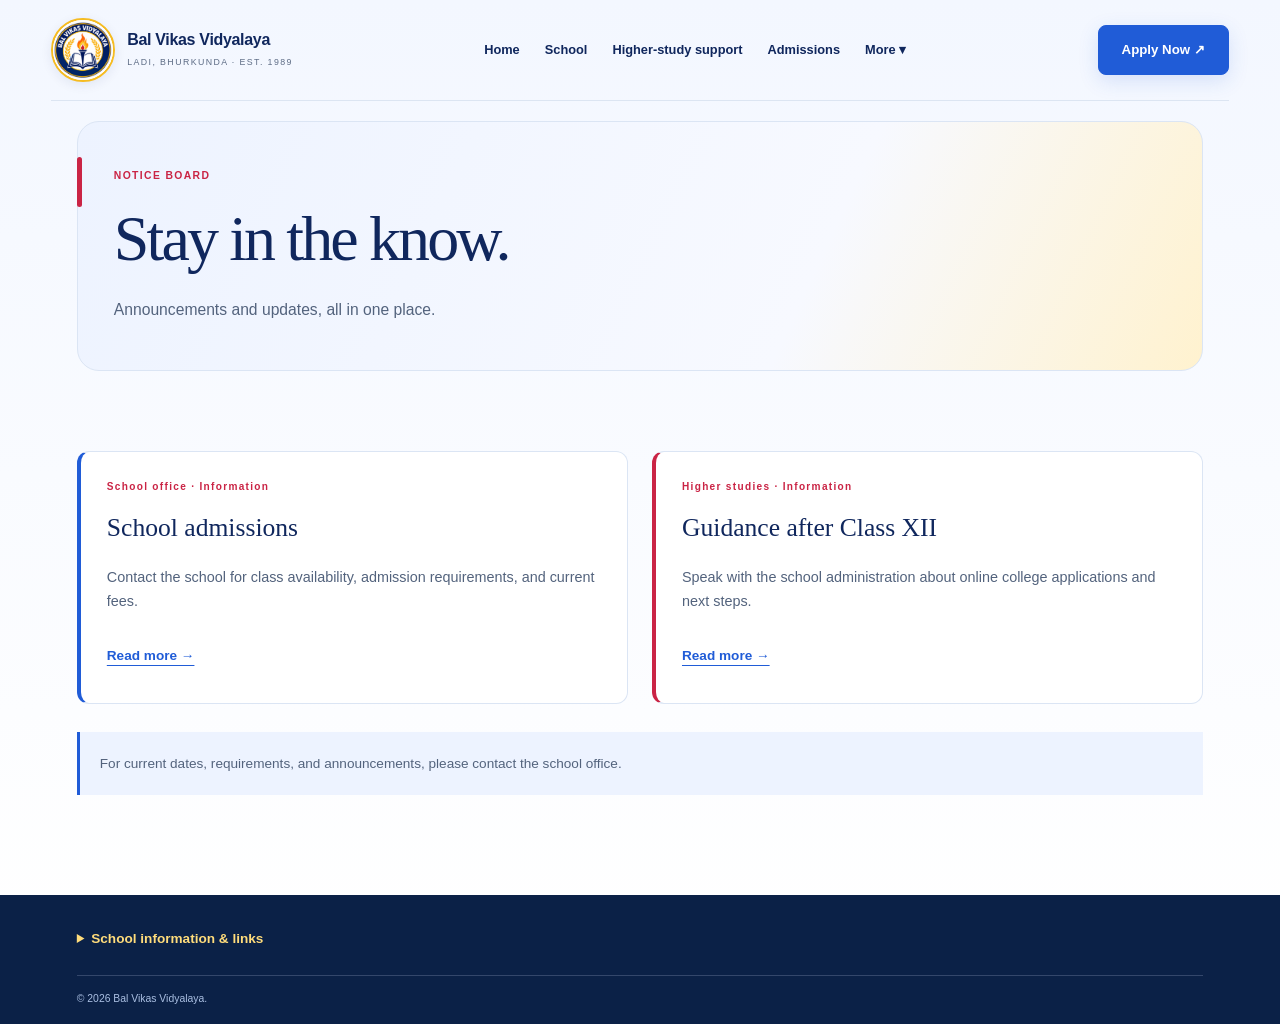
<file: notices.html>
<!doctype html>
<html lang="en"><head><meta name="theme-color" content="#102e62"><meta charset="utf-8"><link rel="icon" href="assets/school-emblem.png"><meta name="viewport" content="width=device-width, initial-scale=1, viewport-fit=cover"><meta name="description" content="Notices — a school website."><title>Notices | Bal Vikas Vidyalaya</title><link rel="stylesheet" href="site.css?v=20261023b"><script src="site-config.js?v=20261023b" defer></script><script src="site.js?v=20261023b" defer></script></head>
<body data-title="Notices"><a class="skip" href="#main">Skip to content</a><div class="demo-banner" data-demo>BAL VIKAS VIDYALAYA · LADI, BHURKUNDA</div><header id="site-header" class="site-header"></header><noscript><div class="info-note">Enable JavaScript to load institution details and navigation. <a href="index.html">Home</a> · <a href="school.html">School</a> · <a href="college.html">Higher-study support</a> · <a href="admissions.html">Admissions</a> · <a href="contact.html">Contact</a></div></noscript><main id="main"><section class="page-hero wrap"><p class="eyebrow">NOTICE BOARD</p><h1>Stay in the know.</h1><p class="lead">Announcements and updates, all in one place.</p></section><section class="section wrap"><div class="grid two" data-notices></div><p class="info-note">For current dates, requirements, and announcements, please contact the school office.</p></section></main><footer id="site-footer" class="site-footer"></footer><nav id="bottom-nav" class="bottom-nav" aria-label="Mobile navigation"></nav><dialog id="more-menu" aria-labelledby="menu-title"><div class="menu-top"><div><p class="eyebrow">EXPLORE</p><h2 id="menu-title">Find your next step.</h2></div><button type="button" aria-label="Close menu">✕</button></div><nav aria-label="All pages"></nav></dialog></body></html>
</file>
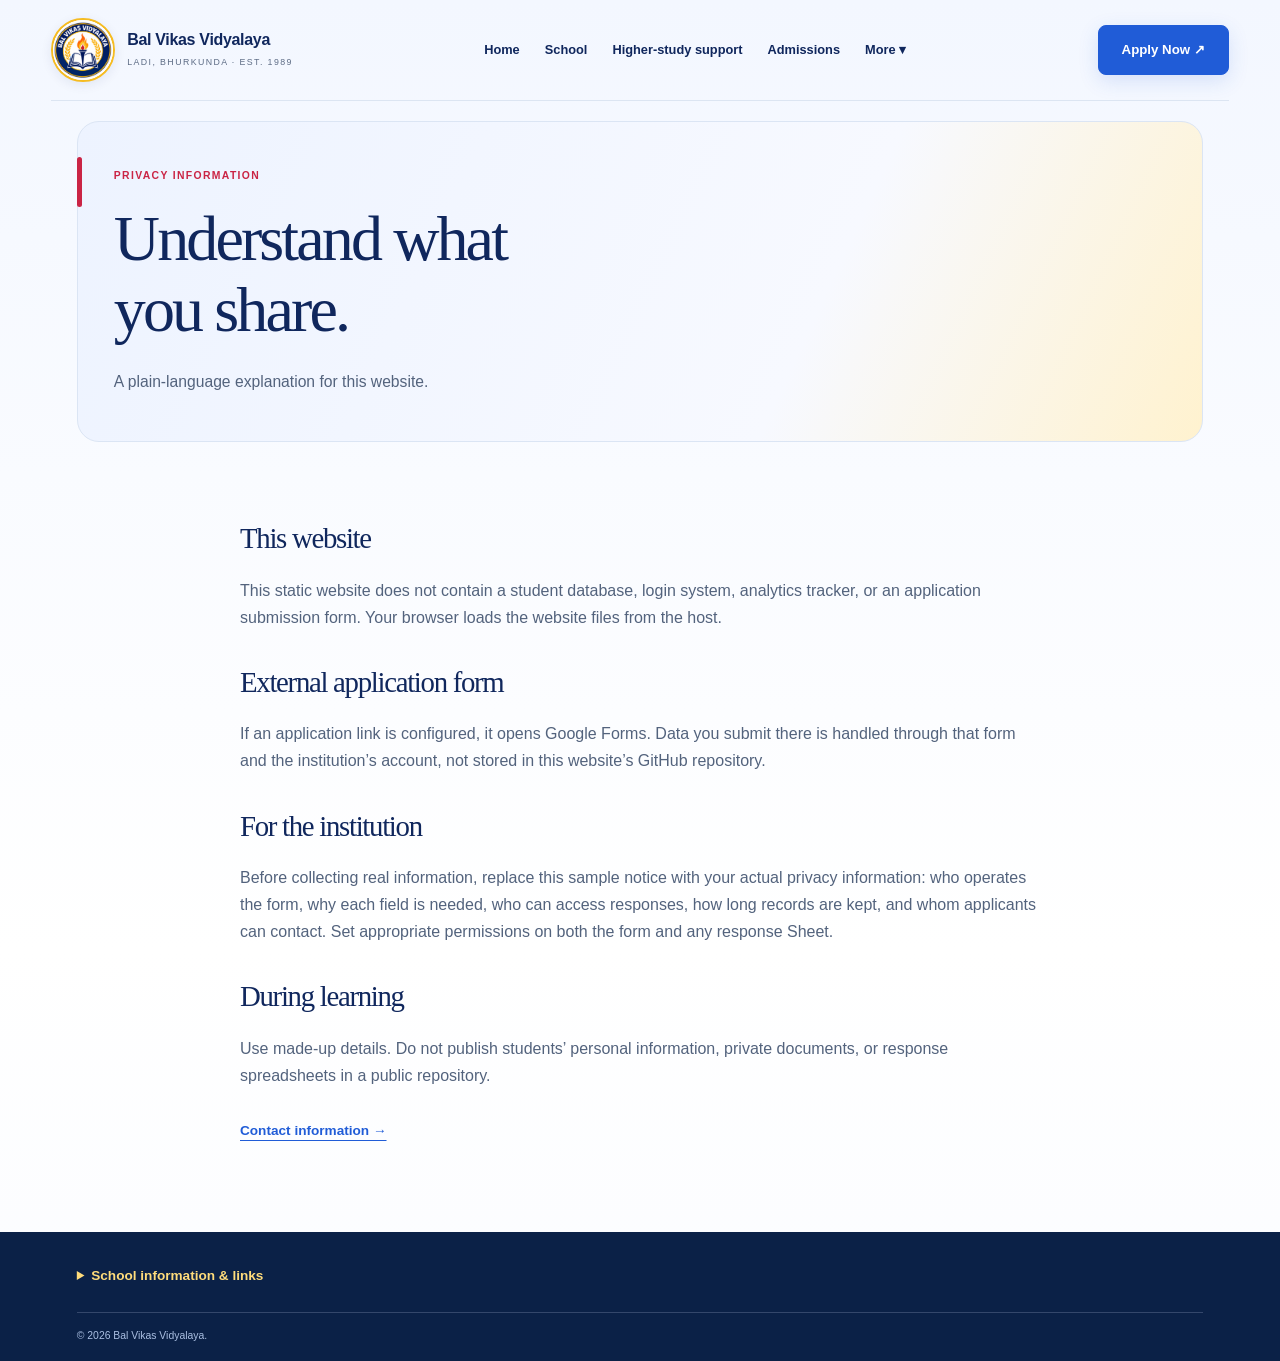
<file: privacy.html>
<!doctype html>
<html lang="en"><head><meta name="theme-color" content="#102e62"><meta charset="utf-8"><link rel="icon" href="assets/school-emblem.png"><meta name="viewport" content="width=device-width, initial-scale=1, viewport-fit=cover"><meta name="description" content="Privacy — a school website."><title>Privacy | Bal Vikas Vidyalaya</title><link rel="stylesheet" href="site.css?v=20261023b"><script src="site-config.js?v=20261023b" defer></script><script src="site.js?v=20261023b" defer></script></head>
<body data-title="Privacy"><a class="skip" href="#main">Skip to content</a><div class="demo-banner" data-demo>BAL VIKAS VIDYALAYA · LADI, BHURKUNDA</div><header id="site-header" class="site-header"></header><noscript><div class="info-note">Enable JavaScript to load institution details and navigation. <a href="index.html">Home</a> · <a href="school.html">School</a> · <a href="college.html">Higher-study support</a> · <a href="admissions.html">Admissions</a> · <a href="contact.html">Contact</a></div></noscript><main id="main"><section class="page-hero wrap"><p class="eyebrow">PRIVACY INFORMATION</p><h1>Understand what<br> you share.</h1><p class="lead">A plain-language explanation for this website.</p></section><section class="section wrap narrow prose"><h2>This website</h2><p>This static website does not contain a student database, login system, analytics tracker, or an application submission form. Your browser loads the website files from the host.</p><h2>External application form</h2><p>If an application link is configured, it opens Google Forms. Data you submit there is handled through that form and the institution’s account, not stored in this website’s GitHub repository.</p><h2>For the institution</h2><p>Before collecting real information, replace this sample notice with your actual privacy information: who operates the form, why each field is needed, who can access responses, how long records are kept, and whom applicants can contact. Set appropriate permissions on both the form and any response Sheet.</p><h2>During learning</h2><p>Use made-up details. Do not publish students’ personal information, private documents, or response spreadsheets in a public repository.</p><a href="contact.html" class="inline-link">Contact information →</a></section></main><footer id="site-footer" class="site-footer"></footer><nav id="bottom-nav" class="bottom-nav" aria-label="Mobile navigation"></nav><dialog id="more-menu" aria-labelledby="menu-title"><div class="menu-top"><div><p class="eyebrow">EXPLORE</p><h2 id="menu-title">Find your next step.</h2></div><button type="button" aria-label="Close menu">✕</button></div><nav aria-label="All pages"></nav></dialog></body></html>
</file>
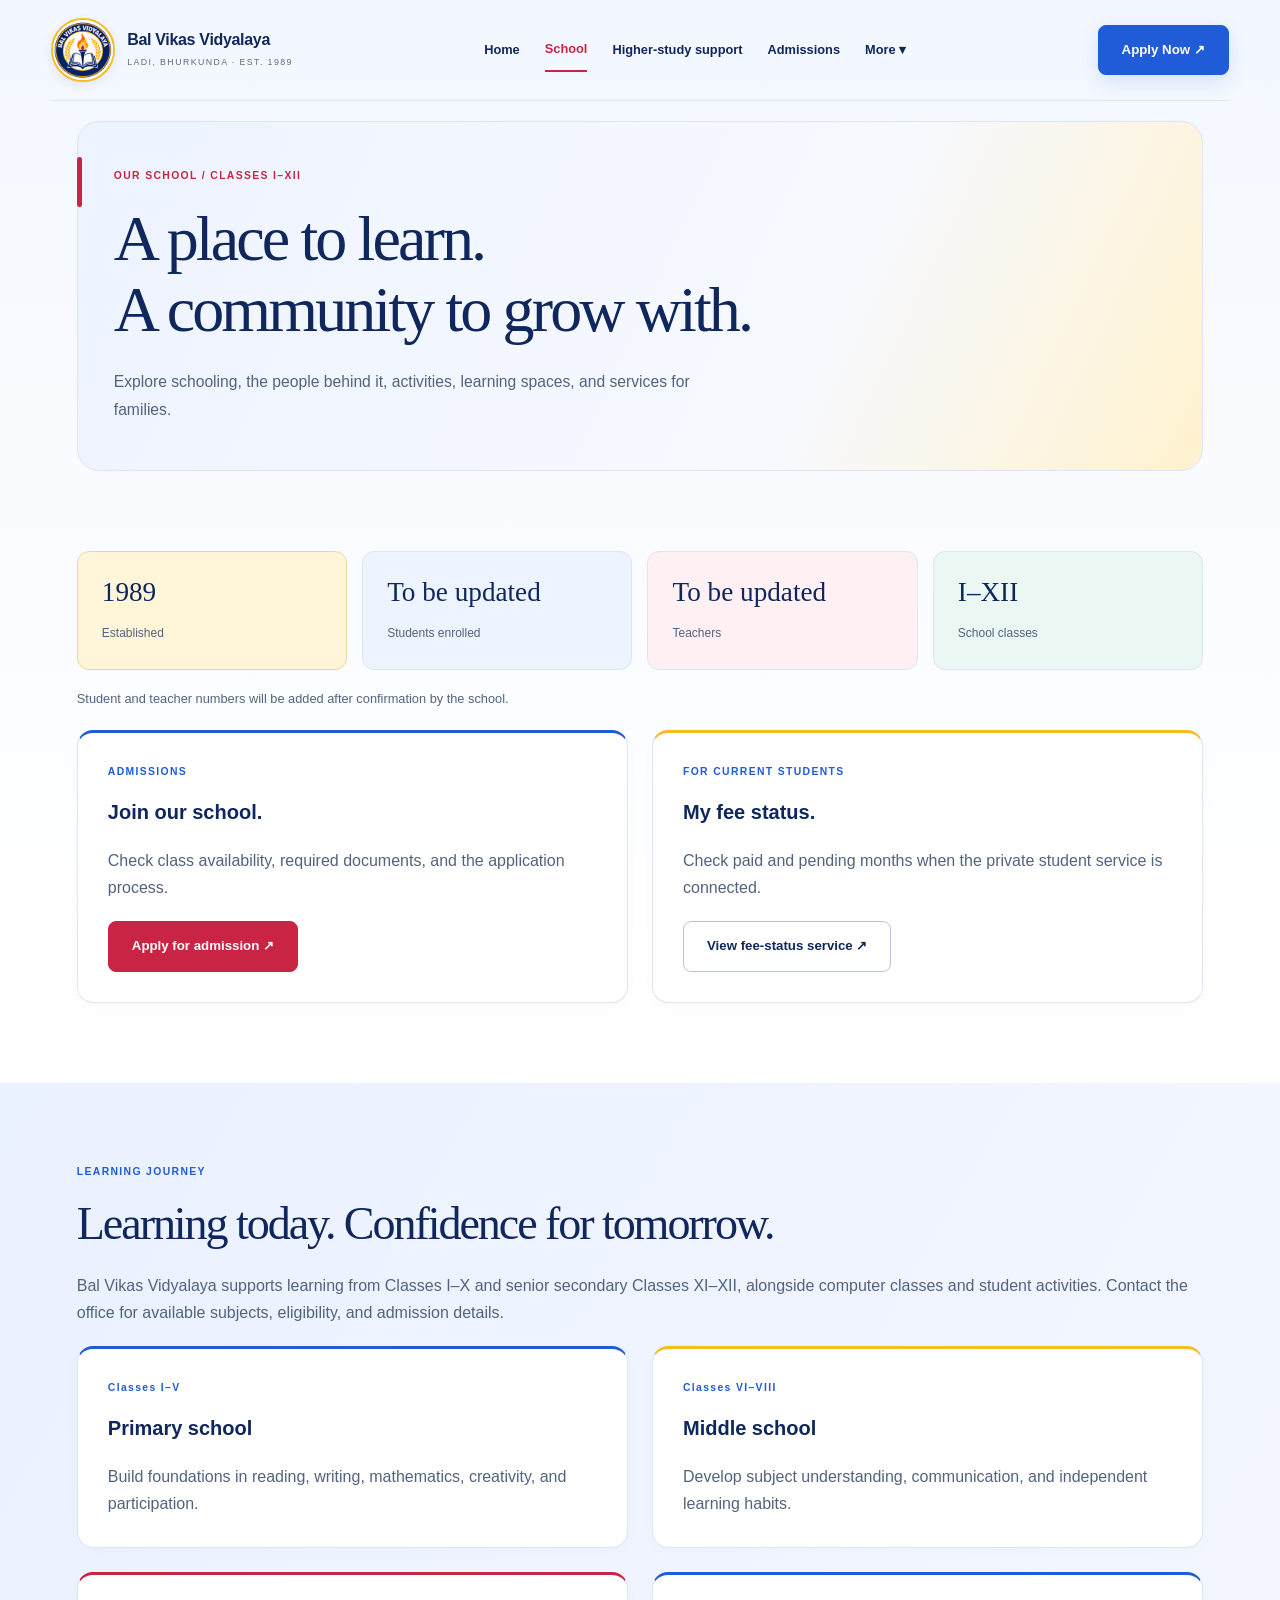
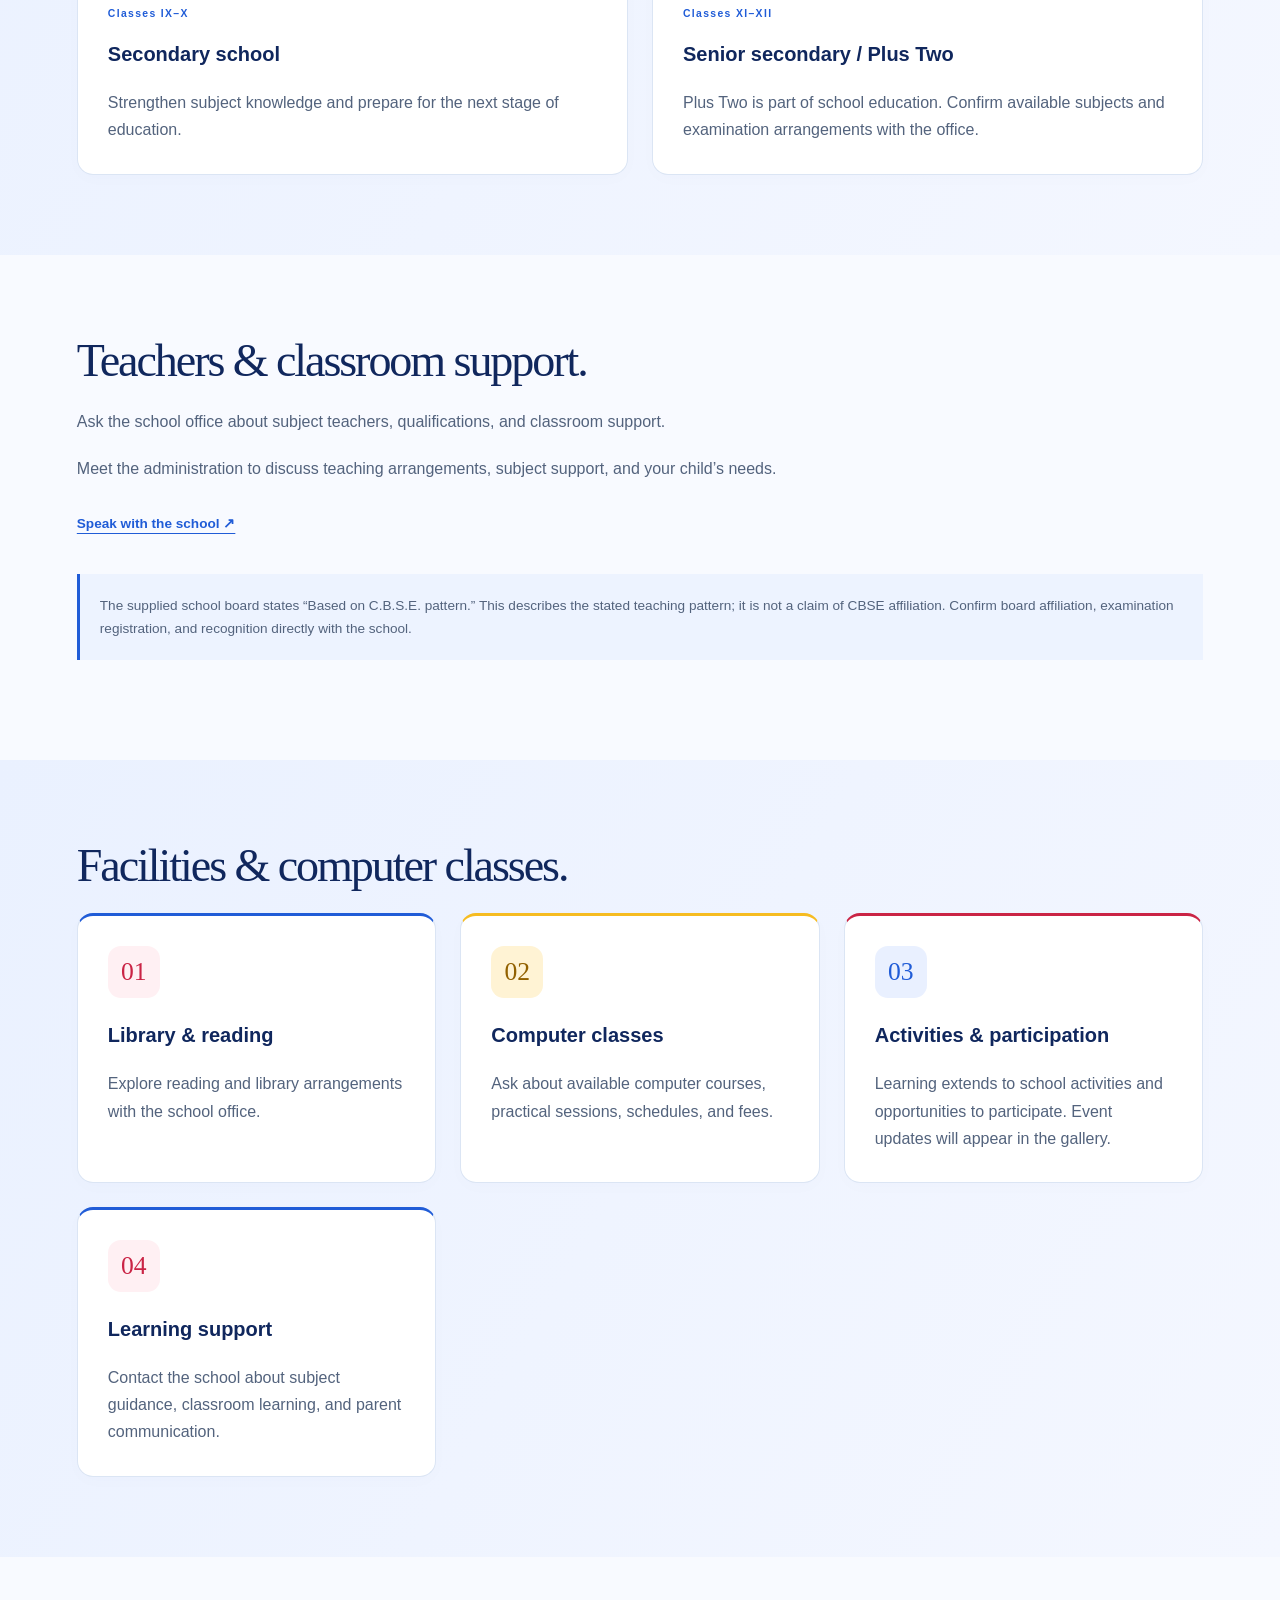
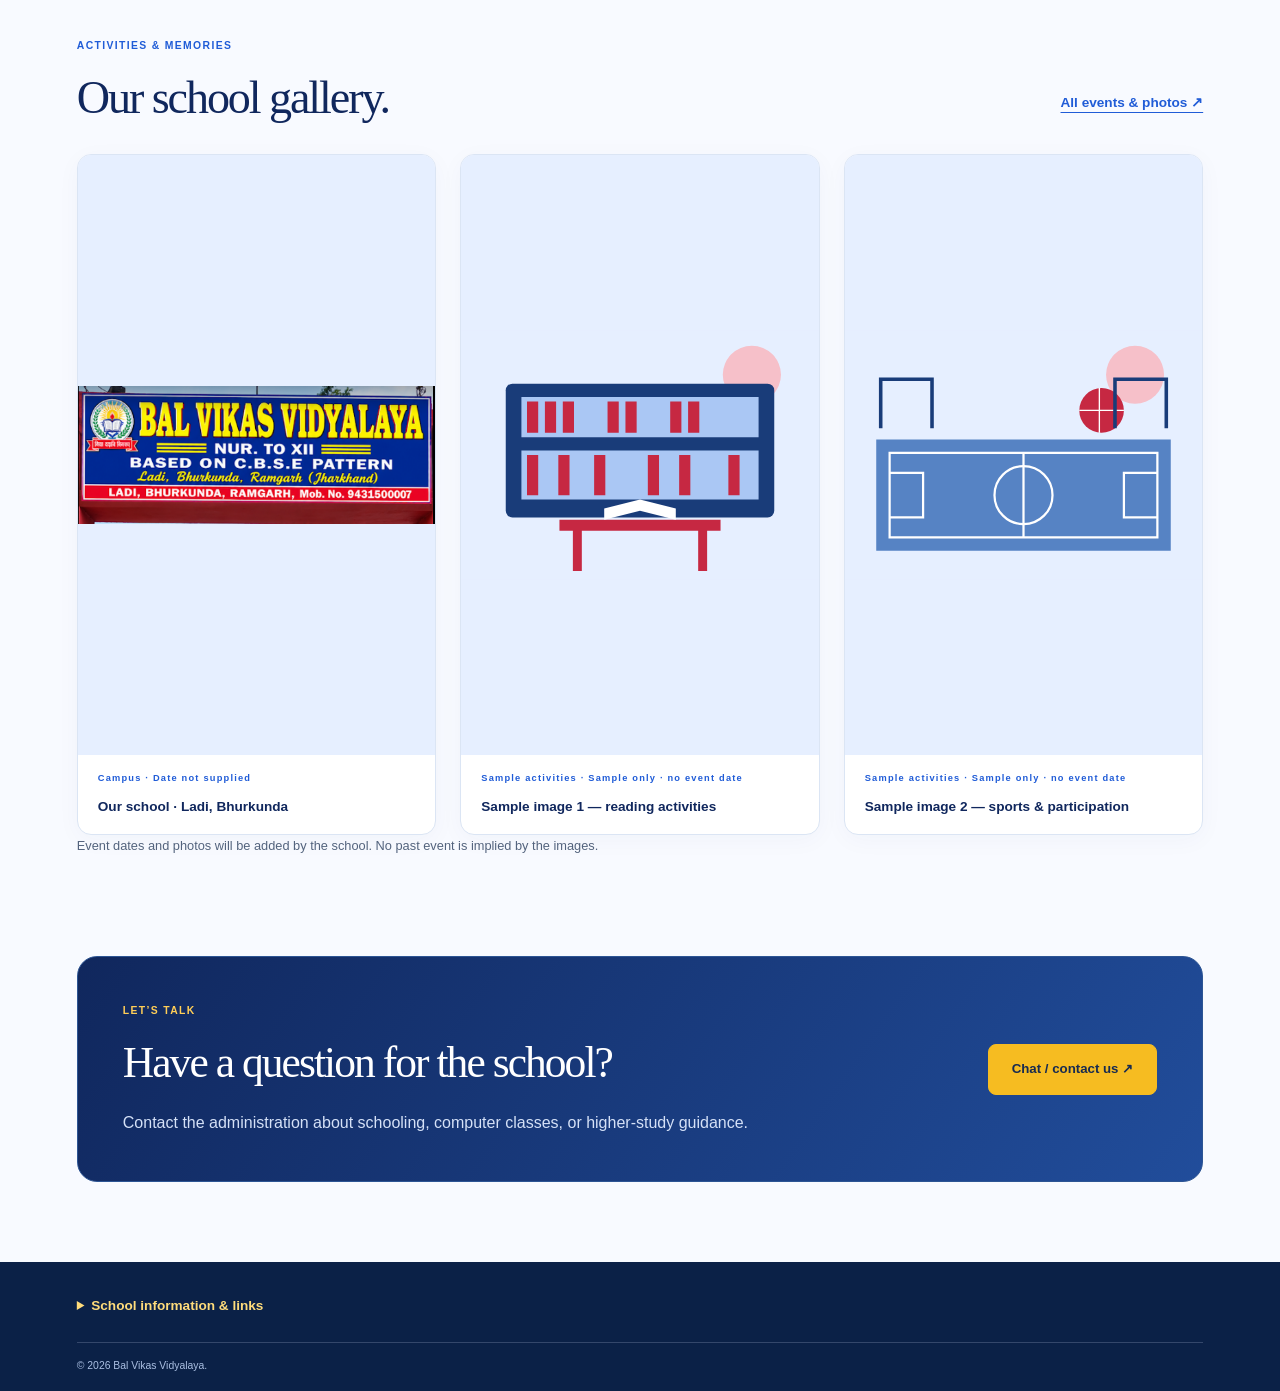
<file: school.html>
<!doctype html>
<html lang="en"><head><meta name="theme-color" content="#102e62"><meta charset="utf-8"><link rel="icon" href="assets/school-emblem.png"><meta name="viewport" content="width=device-width, initial-scale=1, viewport-fit=cover"><meta name="description" content="School — Bal Vikas Vidyalaya, Ladi, Bhurkunda, established 1989."><title>School | Bal Vikas Vidyalaya</title><link rel="stylesheet" href="site.css?v=20261023b"><script src="site-config.js?v=20261023b" defer></script><script src="site.js?v=20261023b" defer></script></head>
<body data-title="School"><a class="skip" href="#main">Skip to content</a><div class="demo-banner" data-demo>BAL VIKAS VIDYALAYA · LADI, BHURKUNDA</div><header id="site-header" class="site-header"></header><noscript><div class="info-note">Enable JavaScript to load institution details and navigation. <a href="index.html">Home</a> · <a href="school.html">School</a> · <a href="college.html">Higher-study support</a> · <a href="admissions.html">Admissions</a> · <a href="contact.html">Contact</a></div></noscript><main id="main"><section class="page-hero wrap"><p class="eyebrow">OUR SCHOOL / CLASSES I–XII</p><h1>A place to learn.<br> A community to grow with.</h1><p class="lead">Explore schooling, the people behind it, activities, learning spaces, and services for families.</p></section><section class="section wrap"><div class="school-stats"><article><strong data-text="established"></strong><span>Established</span></article><article><strong data-stat="studentCount"></strong><span>Students enrolled</span></article><article><strong data-stat="teacherCount"></strong><span>Teachers</span></article><article><strong>I–XII</strong><span>School classes</span></article></div><p class="small">Student and teacher numbers will be added after confirmation by the school.</p><div class="grid two mobile-rail"><article class="card"><p class="eyebrow">ADMISSIONS</p><h3>Join our school.</h3><p>Check class availability, required documents, and the application process.</p><a class="button" href="apply.html">Apply for admission ↗</a></article><article class="card"><p class="eyebrow">FOR CURRENT STUDENTS</p><h3>My fee status.</h3><p>Check paid and pending months when the private student service is connected.</p><a class="secondary-button" href="fees.html">View fee-status service ↗</a></article></div></section><section class="tinted"><div class="section wrap"><p class="eyebrow">LEARNING JOURNEY</p><h2 data-text="school.title"></h2><p data-text="school.description"></p><div class="grid two mobile-rail" data-stages></div></div></section><section class="section wrap"><h2>Teachers & classroom support.</h2><p data-text="teacherDescription"></p><p>Meet the administration to discuss teaching arrangements, subject support, and your child’s needs.</p><a class="inline-link" href="chat.html">Speak with the school ↗</a><p class="info-note" data-text="affiliationText"></p></section><section class="tinted"><div class="section wrap"><h2>Facilities & computer classes.</h2><div class="grid three mobile-rail" data-facilities></div></div></section><section class="section wrap"><div class="section-head"><div><p class="eyebrow">ACTIVITIES & MEMORIES</p><h2>Our school gallery.</h2></div><a class="inline-link" href="gallery.html">All events & photos ↗</a></div><div class="grid three mobile-rail" data-gallery></div><p class="small">Event dates and photos will be added by the school. No past event is implied by the images.</p></section><section class="cta wrap"><div><p class="eyebrow">LET’S TALK</p><h2>Have a question for the school?</h2><p>Contact the administration about schooling, computer classes, or higher-study guidance.</p></div><a class="button" href="chat.html">Chat / contact us ↗</a></section></main><footer id="site-footer" class="site-footer"></footer><nav id="bottom-nav" class="bottom-nav" aria-label="Mobile navigation"></nav><dialog id="more-menu" aria-labelledby="menu-title"><div class="menu-top"><div><p class="eyebrow">EXPLORE</p><h2 id="menu-title">Find your next step.</h2></div><button type="button" aria-label="Close menu">✕</button></div><nav aria-label="All pages"></nav></dialog></body></html>
</file>
<file: site.css>
/* Shared layout for every page. Everyday content belongs in site-config.js. */
:root{--navy:#102e62;--blue:#245bd6;--red:#c62842;--text:#53637d;--paper:#f7f9ff;--line:#dce4f1;--white:#fff}*{box-sizing:border-box}html{scroll-behavior:smooth}body{margin:0;background:var(--paper);font:16px/1.7 Arial,Helvetica,sans-serif;color:var(--navy)}[hidden]{display:none!important}img{max-width:100%;display:block}a{color:inherit;text-underline-offset:5px}button,input{font:inherit}button{cursor:pointer}a,button,summary{outline-offset:5px}p{color:var(--text);margin:0 0 20px}h1,h2,h3{line-height:1.12;margin:0 0 22px}h1,h2{font-family:Georgia,serif;font-weight:400;letter-spacing:-.045em}h1{font-size:clamp(2.5rem,5.5vw,5.1rem);overflow-wrap:break-word}h2{font-size:clamp(2rem,3.6vw,3.3rem)}h3{font-size:1.25rem;line-height:1.3}figure{margin:0}.wrap{width:min(1180px,88%);margin-inline:auto}.demo-banner{background:var(--navy);color:#dce7ff;text-align:center;font-size:.62rem;letter-spacing:.12em;padding:8px 15px}.site-header{width:min(1320px,92%);margin:auto;display:flex;align-items:center;justify-content:space-between;gap:24px;padding:22px 0}.brand{display:flex;align-items:center;gap:12px;text-decoration:none;min-width:0}.brand strong{display:block;font-size:1.02rem;line-height:1.25}.brand small{display:block;font-size:.58rem;letter-spacing:.16em;margin-top:5px}.brand-mark{display:grid;place-items:center;background:var(--red);color:white;border-radius:11px 11px 18px 18px;width:48px;height:54px;flex-shrink:0;font:2rem Georgia,serif;overflow:hidden}.brand-mark img{width:100%;height:100%;object-fit:contain;background:white}.desktop-nav{display:flex;align-items:center;gap:25px}.desktop-nav a,.nav-more{font-size:.8rem;text-decoration:none;font-weight:bold;padding:10px 0}.desktop-nav a[aria-current]{color:var(--red);border-bottom:2px solid var(--red)}.nav-more{background:none;border:0;color:var(--navy)}.button,.secondary-button{min-height:48px;display:inline-flex;align-items:center;justify-content:center;text-align:center;gap:12px;padding:13px 23px;text-decoration:none;border-radius:8px;font-size:.83rem;font-weight:bold;background:var(--red);color:white;border:1px solid var(--red)}.button:hover{background:#a91d35}.secondary-button{color:var(--navy);background:transparent;border-color:#b5c5df}.secondary-button:hover{background:#eaf0ff}.header-apply{white-space:nowrap;flex-shrink:0}.home-hero{display:grid;grid-template-columns:1.15fr 1fr;gap:60px;align-items:center;padding:55px 0 75px}.home-hero>*{min-width:0}.eyebrow{font-size:.65rem;font-weight:bold;letter-spacing:.13em;color:var(--blue);margin-bottom:18px}.pill{display:inline-block;padding:7px 11px;background:#ffeaf0;color:var(--red);border-radius:5px}.lead{font-size:1.05rem;max-width:620px;line-height:1.8}.actions{display:flex;flex-wrap:wrap;gap:14px;margin:28px 0}.hero-foot{font-size:.61rem;letter-spacing:.05em;margin:0}.hero-foot span{margin:0 12px;color:var(--red)}.hero-visual{background:#e6efff;border:8px solid white;border-radius:150px 150px 22px 22px;overflow:hidden;box-shadow:0 20px 70px #102e6210}.hero-visual img{width:100%;height:auto;aspect-ratio:8/7;object-fit:contain}.hero-visual figcaption{display:flex;align-items:center;gap:9px;padding:17px 20px;background:white;font-size:.72rem}.visual-dot{width:7px;height:7px;border-radius:50%;background:var(--red);flex-shrink:0}.value-strip{display:flex;justify-content:center;gap:70px;flex-wrap:wrap;padding:22px 6%;border-block:1px solid var(--line);background:white;font-size:.8rem;font-weight:bold}.section{padding-block:80px}.section-head{display:flex;justify-content:space-between;align-items:end;gap:35px;margin-bottom:30px}.section-head h2{margin-bottom:0}.section-head>p{max-width:350px;font-size:.9rem;margin:0}.grid{display:grid;gap:24px}.grid>*{min-width:0}.two{grid-template-columns:repeat(2,minmax(0,1fr))}.three{grid-template-columns:repeat(3,minmax(0,1fr))}.path-card{padding:40px;border:1px solid var(--line);border-radius:16px;background:#fff}.path-card h3{font:2.7rem/1.1 Georgia,serif;letter-spacing:-.03em}.school-path{background:#fff0f3;border-top:4px solid var(--red)}.school-path .eyebrow{color:var(--red)}.college-path{background:var(--navy);color:white;border-top:4px solid var(--blue)}.college-path p{color:#d3e0fa}.college-path .inline-link{color:white}.college-path .eyebrow{color:#adcbff}.inline-link{font-size:.85rem;font-weight:bold;display:inline-block;padding:10px 0;color:var(--blue)}.tinted{background:#eaf0fb}.card{padding:30px;background:white;border:1px solid var(--line);border-radius:14px}.card p:last-child{margin-bottom:0}.feature-number{display:block;font:2.5rem Georgia,serif;color:var(--red);margin-bottom:24px}.notice-card{padding:30px 0;border-top:2px solid var(--blue)}.notice-card h3{font:1.6rem Georgia,serif}.notice-card p{font-size:.9rem}.notice-card .eyebrow{font-size:.63rem;color:var(--red)}.cta{display:flex;align-items:center;justify-content:space-between;gap:35px;margin-bottom:80px;border-radius:18px;background:var(--navy);color:white;padding:45px}.cta h2{font-size:clamp(2rem,3.5vw,3rem)}.cta p{color:#d5e1f7}.cta .eyebrow{color:#b5cbf8}.cta p:last-child{margin:0}.cta .button{flex-shrink:0}.site-footer{background:#0b2147;color:white;padding:55px max(6%,calc((100% - 1180px)/2)) 25px;display:grid;grid-template-columns:1.4fr .7fr 1fr;gap:45px;font-size:.8rem}.site-footer strong{font-size:1.2rem}.site-footer p{color:#bfcee9;margin:12px 0;overflow-wrap:anywhere}.site-footer h3{font-size:.85rem}.site-footer a{display:block;width:fit-content;max-width:100%;overflow-wrap:anywhere;margin-bottom:10px}.copyright{grid-column:1/-1;border-top:1px solid #34476b;padding-top:22px;font-size:.7rem}.page-hero{padding:65px 0 55px;border-bottom:1px solid var(--line)}.page-hero h1{max-width:900px}.page-hero .lead{margin:0}.split{display:grid;grid-template-columns:repeat(2,minmax(0,1fr));align-items:center;gap:65px}.rounded-image{width:100%;border-radius:20px;background:#e6efff}.small{font-size:.8rem}.info-note{padding:20px;border-left:3px solid var(--blue);background:#edf3ff;font-size:.85rem;margin-top:28px}.course{border-top:3px solid var(--blue);display:flex;flex-direction:column}.course .inline-link{margin-top:auto}.gallery-card{background:white;border:1px solid var(--line);border-radius:14px;overflow:hidden}.gallery-card img{width:100%;aspect-ratio:4/3;object-fit:cover}.gallery-card figcaption{padding:16px 20px;font-size:.85rem}.steps{padding:0;list-style:none;display:grid;grid-template-columns:repeat(4,minmax(0,1fr));gap:25px;counter-reset:step}.steps li{counter-increment:step;border-top:2px solid var(--blue);padding-top:22px}.steps li:before{content:'0' counter(step);display:block;font:2rem Georgia,serif;color:var(--red);margin-bottom:20px}.steps p{font-size:.9rem}.check-list{padding-left:20px}.check-list li{padding:8px 0;color:var(--text)}.check-list li::marker{color:var(--red)}.narrow{max-width:800px}details{border-bottom:1px solid var(--line);padding:20px 0}summary{cursor:pointer;font-weight:bold;min-height:30px}details p{margin-top:16px;font-size:.9rem}.application-layout{display:grid;grid-template-columns:1.1fr 1fr;align-items:start;gap:60px}.application-panel{padding:35px;border:1px solid var(--line);border-radius:16px;background:white;border-top:4px solid var(--red)}.status-tag{display:inline-block;font-size:.62rem;color:#a31f35;background:#ffeaf0;padding:5px 10px;border-radius:5px;margin-bottom:20px;letter-spacing:.08em;font-weight:bold}.contact-list article{padding:22px 0;border-bottom:1px solid var(--line)}.contact-list a{display:block;width:fit-content;overflow-wrap:anywhere}.contact-list .eyebrow{margin-bottom:8px}.contact-help h2{font-size:2.5rem}.contact-help .small{margin-top:24px}.prose h2{font-size:1.8rem;margin-top:35px}.prose h2:first-child{margin-top:0}.bottom-nav{display:none}.skip{position:absolute;top:-100px;left:15px;background:white;z-index:50;padding:12px}.skip:focus{top:12px}.locked{overflow:hidden}dialog{border:0;padding:30px;border-radius:22px;color:var(--navy);width:min(540px,calc(100% - 32px));max-height:85dvh;box-shadow:0 25px 90px #061c4a45}dialog::backdrop{background:#061c4a99;backdrop-filter:blur(4px)}.menu-top{display:flex;justify-content:space-between;align-items:start;gap:20px}.menu-top h2{font-size:1.8rem}.menu-top .eyebrow{margin-bottom:10px}.menu-top button{width:44px;height:44px;border:0;border-radius:50%;background:#edf2fc;color:var(--navy);flex-shrink:0}dialog nav{display:grid}dialog nav a{display:flex;align-items:center;gap:18px;padding:14px 5px;min-height:51px;text-decoration:none;border-top:1px solid var(--line);font-size:.9rem}dialog nav [aria-current]{color:var(--red);font-weight:bold}.menu-number{font-size:.7rem;color:var(--red)}.menu-arrow{margin-left:auto;color:var(--blue)}
@media(max-width:1100px){.desktop-nav{gap:17px}.site-header{gap:16px}.brand strong{font-size:.9rem}.home-hero{gap:32px}.hero-visual{border-radius:100px 100px 18px 18px}.three{grid-template-columns:repeat(2,minmax(0,1fr))}.steps{grid-template-columns:repeat(2,minmax(0,1fr))}}
@media(max-width:900px){body{padding-bottom:calc(76px + env(safe-area-inset-bottom))}.desktop-nav{display:none}.site-header{width:88%;padding-block:17px}.header-apply{min-height:44px;padding:10px 14px;font-size:.75rem}.home-hero{grid-template-columns:1fr;padding:35px 0 45px;gap:30px}.hero-copy{max-width:650px}.home-hero h1{font-size:clamp(2.6rem,7.8vw,4.3rem);max-width:650px}.hero-visual{width:100%;max-width:650px;border-radius:70px 70px 18px 18px}.hero-visual img{aspect-ratio:8/5;object-fit:contain}.value-strip{justify-content:flex-start;gap:12px 28px;font-size:.7rem}.section{padding-block:55px}.split,.application-layout{grid-template-columns:1fr;gap:30px}.section-head{align-items:start}.cta{padding:32px;margin-bottom:55px}.site-footer{gap:25px;grid-template-columns:1fr 1fr}.site-footer>div:first-child{grid-column:1/-1}.page-hero{padding:40px 0}.page-hero h1{font-size:clamp(2.5rem,7.5vw,4rem)}.bottom-nav{position:fixed;bottom:0;left:0;right:0;z-index:30;display:grid;grid-template-columns:repeat(5,minmax(0,1fr));gap:0;background:#fffffffa;backdrop-filter:blur(12px);border-top:1px solid var(--line);box-shadow:0 -5px 30px #102e6210;padding:7px 8px calc(7px + env(safe-area-inset-bottom))}.bottom-nav a,.bottom-nav button{display:flex;flex-direction:column;align-items:center;justify-content:center;gap:2px;min-height:53px;min-width:0;padding:4px 0;background:none;border:0;color:var(--text);text-decoration:none;font-size:.6rem;font-weight:bold;border-radius:10px;line-height:1.5}.bottom-nav .nav-icon{font-size:1.4rem;line-height:1.2}.bottom-nav [aria-current],.bottom-nav button[aria-expanded=true]{color:var(--red);background:#fff0f3}dialog{margin:auto 0 0;width:100%;max-width:none;border-radius:22px 22px 0 0;padding:25px 6% calc(25px + env(safe-area-inset-bottom));max-height:85dvh}}
@media(max-width:560px){.wrap{width:88%}.brand{gap:8px}.brand strong{font-size:.8rem;max-width:145px}.brand small{font-size:.48rem;letter-spacing:.1em}.brand-mark{width:36px;height:42px;font-size:1.6rem}.site-header{gap:10px}.header-apply{padding:9px 11px;font-size:.68rem}.demo-banner{font-size:.52rem;letter-spacing:.06em}.home-hero h1{font-size:clamp(2.1rem,9.5vw,3.1rem);line-height:1.08}.lead{font-size:.95rem}.pill{font-size:.53rem;letter-spacing:.08em}.actions{flex-direction:column}.actions a{width:100%}.hero-foot{font-size:.55rem;line-height:1.8}.hero-foot span{margin-inline:6px}.hero-visual{border-width:5px;border-radius:55px 55px 16px 16px}.hero-visual img{aspect-ratio:8/5.6}.hero-visual figcaption{font-size:.63rem;padding:13px}.two,.three{grid-template-columns:1fr}.section-head{display:block}.section-head>p,.section-head>.inline-link{margin-top:16px}.path-card{padding:27px}.path-card h3{font-size:2.2rem}.card{padding:25px}.cta{display:block;padding:28px}.cta .button{width:100%;margin-top:24px}.cta h2{font-size:2rem}.site-footer{grid-template-columns:1fr}.site-footer>div:first-child{grid-column:auto}.copyright{grid-column:auto}.page-hero h1{font-size:clamp(2.15rem,9vw,3rem)}.page-hero h1 br{display:none}.page-hero h1 br:after{content:' '}.steps{grid-template-columns:1fr;gap:20px}.steps li{padding:18px 0}.steps li:before{margin-bottom:12px}.application-panel{padding:25px}.contact-help h2{font-size:2rem}h2{font-size:2.15rem}}
@media(prefers-reduced-motion:reduce){html{scroll-behavior:auto}}
/* School services and compact mobile presentation */
.hero-visual{border-radius:22px}.hero-visual img{aspect-ratio:2/1;object-fit:contain;background:#edf3ff}.hero-visual figcaption{font-size:.72rem}
.school-stats{display:grid;grid-template-columns:repeat(4,minmax(0,1fr));gap:15px;margin-bottom:18px}.school-stats article{padding:24px;background:white;border:1px solid var(--line);border-radius:12px}.school-stats strong{font:1.7rem Georgia,serif;display:block;line-height:1.2;margin-bottom:10px}.school-stats span{font-size:.75rem;color:var(--text)}
.filters{display:flex;gap:10px;flex-wrap:wrap;margin-bottom:18px}.filters button{background:white;border:1px solid var(--line);color:var(--navy);padding:10px 17px;min-height:44px;border-radius:9px}.filters button[aria-pressed=true]{background:var(--blue);color:white}.gallery-card figcaption p{font-size:.58rem;margin-bottom:8px}.gallery-card .inline-link{display:block}.gallery-card img{object-fit:contain;background:#e6efff}
.site-footer{display:block;padding:24px max(6%,calc((100% - 1180px)/2)) 16px}.footer-details{margin:0;padding:0;border:0}.footer-details>summary{font-size:.85rem;min-height:44px;display:list-item;padding:8px 0;color:white}.footer-grid{display:grid;grid-template-columns:1.4fr .7fr 1fr;gap:30px;padding-top:22px}.site-footer .copyright{padding-top:14px;margin:12px 0 0;font-size:.65rem}.site-footer .footer-grid p{font-size:.75rem}
#more-menu{padding:0;overflow:hidden}#more-menu[open]{display:flex;flex-direction:column;max-height:85dvh}.menu-top{padding:24px 26px 12px;flex-shrink:0;border-bottom:1px solid var(--line);background:white}.menu-top h2{margin-bottom:12px}.menu-top button{position:relative;z-index:2}.menu-top .eyebrow{margin-bottom:8px}#more-menu nav{overflow-y:auto;overscroll-behavior:contain;padding:0 26px max(22px,env(safe-area-inset-bottom));min-height:0}#more-menu nav a{flex-shrink:0}
@media(max-width:1100px){.desktop-nav{gap:12px}.desktop-nav a,.nav-more{font-size:.73rem}}
@media(max-width:900px){.home-hero{gap:25px}.hero-visual{border-radius:15px}.hero-visual img{aspect-ratio:2/1}.footer-grid{grid-template-columns:1fr 1fr;gap:18px}.footer-grid>div:first-child{grid-column:1/-1}.mobile-rail{display:grid;grid-auto-flow:column;grid-template-columns:none;grid-auto-columns:minmax(0,80%);gap:16px;overflow-x:auto;scroll-snap-type:x mandatory;overscroll-behavior-x:contain;padding:3px 0 16px;scroll-padding-inline:0}.mobile-rail>*{scroll-snap-align:start;min-width:0}.mobile-rail .path-card{padding:26px}.mobile-rail .path-card h3{font-size:2rem}.school-stats{grid-template-columns:repeat(2,minmax(0,1fr))}.section{padding-block:42px}.site-footer{padding-top:18px}#more-menu{padding:0}#more-menu nav{padding-bottom:calc(20px + env(safe-area-inset-bottom))}}
@media(max-width:560px){.school-stats article{padding:18px}.school-stats strong{font-size:1.35rem}.school-stats span{font-size:.7rem}.school-stats{gap:10px}.footer-grid{grid-template-columns:repeat(2,minmax(0,1fr));gap:18px}.footer-grid>div:first-child{grid-column:1/-1}.site-footer strong{font-size:1rem}.site-footer .copyright{font-size:.6rem}.site-footer h3{font-size:.75rem}.site-footer a{font-size:.73rem}.home-hero h1{font-size:clamp(2rem,8.8vw,2.9rem)}.brand strong{max-width:160px}.mobile-rail{grid-auto-columns:86%}.cta{padding:26px}.cta .button{min-height:46px}.menu-top{padding:20px 6% 10px}.menu-top h2{font-size:1.55rem}#more-menu nav{padding-inline:6%}}
/* 2026 school identity: navy, vermilion, golden yellow, and sky blue. */
:root{--navy:#10275d;--blue:#205cd7;--red:#ca2445;--paper:#f8faff;--gold:#f6bc21;--line:#dbe5f4}
body{background:linear-gradient(180deg,#f3f7ff 0,#fff 950px,#f8faff 1600px)}
.site-header{position:relative;padding-block:18px;border-bottom:1px solid #dce5f2}
.brand-mark{width:64px;height:64px;border-radius:50%;background:white;border:2px solid #f6bc21;box-shadow:0 3px 12px #10275d15}.brand-mark img{object-fit:contain;border-radius:50%}.brand strong{font-size:1rem;letter-spacing:-.02em}.brand small{font-size:.55rem;color:#5d6c85}
.desktop-nav a{border-radius:0}.desktop-nav a:hover,.nav-more:hover{color:var(--red)}
.header-apply{background:var(--blue);border-color:var(--blue);box-shadow:0 6px 20px #205cd725}.header-apply:hover{background:#1747aa}
.home-hero{position:relative;padding:55px 0 60px;gap:65px}.home-hero h1{font-size:clamp(2.7rem,5.4vw,4.8rem);line-height:1.08;max-width:640px}.home-hero .hero-copy{position:relative}.home-hero .pill{border:1px solid #e9c96d;background:#fff6d9;color:#79500d;border-radius:30px;padding:8px 13px;font-size:.6rem;letter-spacing:.09em}.home-hero .lead{font-size:1rem;max-width:540px}.hero-foot{color:#62708a;font-weight:bold;letter-spacing:.07em;line-height:1.9}
.emblem-hero{position:relative;border-radius:36px;background:linear-gradient(145deg,#dfebff,#eff6ff 60%,#fff0cb);border:1px solid #cdddf6;padding:28px;box-shadow:0 20px 65px #153c7810;overflow:visible;isolation:isolate}.emblem-hero:before{content:'';position:absolute;inset:18px;border:1px dashed #6b8ac638;border-radius:26px;z-index:-1}.emblem-hero img{width:100%;max-width:330px;margin:auto;aspect-ratio:1;object-fit:contain;height:auto;border-radius:50%;box-shadow:0 12px 35px #11295e1c}.emblem-hero figcaption{margin-top:24px;background:var(--navy);color:white;display:flex;flex-direction:column;align-items:center;text-align:center;gap:4px;border-radius:12px;padding:15px 12px}.emblem-hero figcaption strong{font-size:.85rem}.emblem-hero figcaption span{font-size:.65rem;color:#cfdbf7;letter-spacing:.1em}
.value-strip{background:var(--navy);color:white;border:0;gap:50px;font-size:.73rem;padding:18px 6%;letter-spacing:.03em}.value-strip strong{color:#ffd462;margin-left:6px}
.quick-links{display:grid;grid-template-columns:repeat(4,minmax(0,1fr));gap:12px;padding-top:32px}.quick-links>a{display:flex;align-items:center;gap:13px;border:1px solid var(--line);background:white;text-decoration:none;border-radius:13px;padding:18px 14px;min-width:0;box-shadow:0 4px 15px #163a7705}.quick-links>a>span{background:#eaf1ff;color:#205cd7;border-radius:11px;display:grid;place-items:center;width:38px;height:42px;flex-shrink:0;font-size:1.5rem}.quick-links>a:nth-child(2)>span{background:#fff3d3;color:#8b6000}.quick-links>a:nth-child(3)>span{background:#ffe9ef;color:#b72040}.quick-links>a:nth-child(4)>span{background:#e7f6f2;color:#16634f}.quick-links strong{display:block;font-size:.78rem;line-height:1.4}.quick-links small{display:block;color:var(--text);font-size:.63rem;margin-top:3px;line-height:1.4}.quick-links a:hover{border-color:#7b9ddc}
.page-hero{position:relative;background:linear-gradient(115deg,#edf3ff,#f7f9ff 65%,#fff2cf);padding:45px 36px;border:1px solid var(--line);border-radius:22px;margin-top:20px}.page-hero:before{content:'';position:absolute;left:-1px;top:35px;height:50px;width:5px;background:var(--red);border-radius:5px}.page-hero h1{font-size:clamp(2.5rem,5vw,4.3rem);max-width:920px}.page-hero .eyebrow{color:var(--red)}.page-hero .lead{font-size:.98rem}
.path-card{border:1px solid var(--line);border-top:5px solid var(--gold);background:#fff8e4;box-shadow:0 8px 30px #153c7807}.path-card h3{font-size:2.2rem}.path-card p{font-size:.9rem}.school-path{border-top-color:var(--red);background:#fff0f3}.college-path{background:linear-gradient(140deg,#10275d,#1d4893);border-top-color:#4d89ec}.college-path .eyebrow{color:#fbd470}.card{border-radius:16px;box-shadow:0 4px 18px #153c7804}.card:nth-child(3n+1){border-top:3px solid var(--blue)}.card:nth-child(3n+2){border-top:3px solid var(--gold)}.card:nth-child(3n+3){border-top:3px solid var(--red)}.feature-number{display:inline-grid;place-items:center;width:52px;height:52px;background:#fff0f3;border-radius:13px;font-size:1.6rem}.card:nth-child(3n+2) .feature-number{background:#fff3d4;color:#926100}.card:nth-child(3n+3) .feature-number{background:#e9f0ff;color:#205cd7}.tinted{background:linear-gradient(120deg,#eaf1ff,#f4f7ff)}.notice-card{background:white;border:1px solid var(--line);border-left:4px solid var(--blue);padding:26px;border-radius:12px}.notice-card:nth-child(even){border-left-color:var(--red)}
.cta{background:linear-gradient(125deg,#10275d,#214d9b);border:1px solid #2d5594;border-radius:20px;position:relative}.cta .button{background:var(--gold);border-color:var(--gold);color:#172b51}.cta .button:hover{background:#ffcf50}.cta .eyebrow{color:#ffce57}.cta h2{font-size:clamp(2rem,3.4vw,2.9rem)}.gallery-card{box-shadow:0 5px 24px #153c7809}.school-stats article:nth-child(1){background:#fff5d9;border-color:#ecd79d}.school-stats article:nth-child(2){background:#edf3ff}.school-stats article:nth-child(3){background:#fff0f3}.school-stats article:nth-child(4){background:#eaf7f3}.school-stats strong{color:var(--navy)}
.footer-details>summary{color:#ffdc7b}.site-footer{background:#0b2147}.footer-grid a{padding-block:3px}.site-footer .copyright{color:#aabfe2}.bottom-nav{box-shadow:0 -4px 18px #10275d0b}.bottom-nav [aria-current]{background:#eaf1ff;color:#184fbd}.bottom-nav button[aria-expanded=true]{background:#fff2d6;color:#745000}.menu-top{border-top:4px solid var(--gold);border-radius:20px 20px 0 0}.menu-top .eyebrow{color:var(--red)}
@media(max-width:1100px){.brand strong{font-size:.9rem}.brand-mark{width:54px;height:54px}.home-hero{gap:35px}.quick-links{grid-template-columns:repeat(2,minmax(0,1fr))}.emblem-hero{padding:22px}.emblem-hero img{max-width:280px}}
@media(max-width:900px){.home-hero{padding:35px 0;gap:28px}.home-hero h1{font-size:clamp(2.6rem,8vw,4rem)}.hero-copy .actions{margin-bottom:18px}.emblem-hero{width:100%;max-width:650px;padding:24px;border-radius:25px;display:grid;grid-template-columns:1fr 1fr;align-items:center;gap:22px}.emblem-hero img{width:100%;max-width:220px;aspect-ratio:1}.emblem-hero figcaption{margin:0;background:none;color:var(--navy);padding:0;align-items:start;text-align:left;gap:10px}.emblem-hero figcaption strong{font:1.6rem/1.15 Georgia,serif}.emblem-hero figcaption span{color:#506587;font-size:.6rem;line-height:1.8}.value-strip{gap:8px 22px;line-height:1.7;font-size:.65rem;padding:15px 6%}.quick-links{gap:12px;padding-top:24px}.quick-links>a{padding:14px}.page-hero{padding:32px 26px;margin-top:14px}.page-hero h1{font-size:clamp(2.3rem,7.2vw,3.4rem)}}
@media(max-width:560px){.brand-mark{width:45px;height:45px}.brand strong{font-size:.77rem;max-width:155px}.brand small{font-size:.44rem;letter-spacing:.05em}.site-header{padding-block:13px;gap:9px}.header-apply{font-size:.65rem;padding:9px 10px}.home-hero h1{font-size:clamp(2.15rem,9.4vw,3.15rem)}.home-hero .pill{font-size:.48rem;padding:7px 10px;letter-spacing:.06em}.home-hero .lead{font-size:.91rem}.hero-foot{font-size:.52rem}.emblem-hero{padding:20px 16px;gap:18px}.emblem-hero img{max-width:165px}.emblem-hero figcaption strong{font-size:1.35rem}.emblem-hero figcaption span{font-size:.55rem;letter-spacing:.04em}.quick-links{gap:10px}.quick-links>a{gap:9px;padding:12px 9px}.quick-links>a>span{width:30px;height:35px;border-radius:8px;font-size:1.2rem}.quick-links strong{font-size:.68rem}.quick-links small{font-size:.56rem}.page-hero{padding:28px 22px}.page-hero h1{font-size:clamp(2.05rem,8.6vw,2.8rem)}.page-hero .lead{font-size:.9rem}.path-card h3{font-size:2rem}.notice-card{padding:22px}.notice-card h3{font-size:1.4rem}.cta h2{font-size:2rem}.section{padding-block:40px}}
@media(prefers-reduced-motion:no-preference){.button,.secondary-button,.quick-links a{transition:background .15s,border-color .15s}}
</file>
